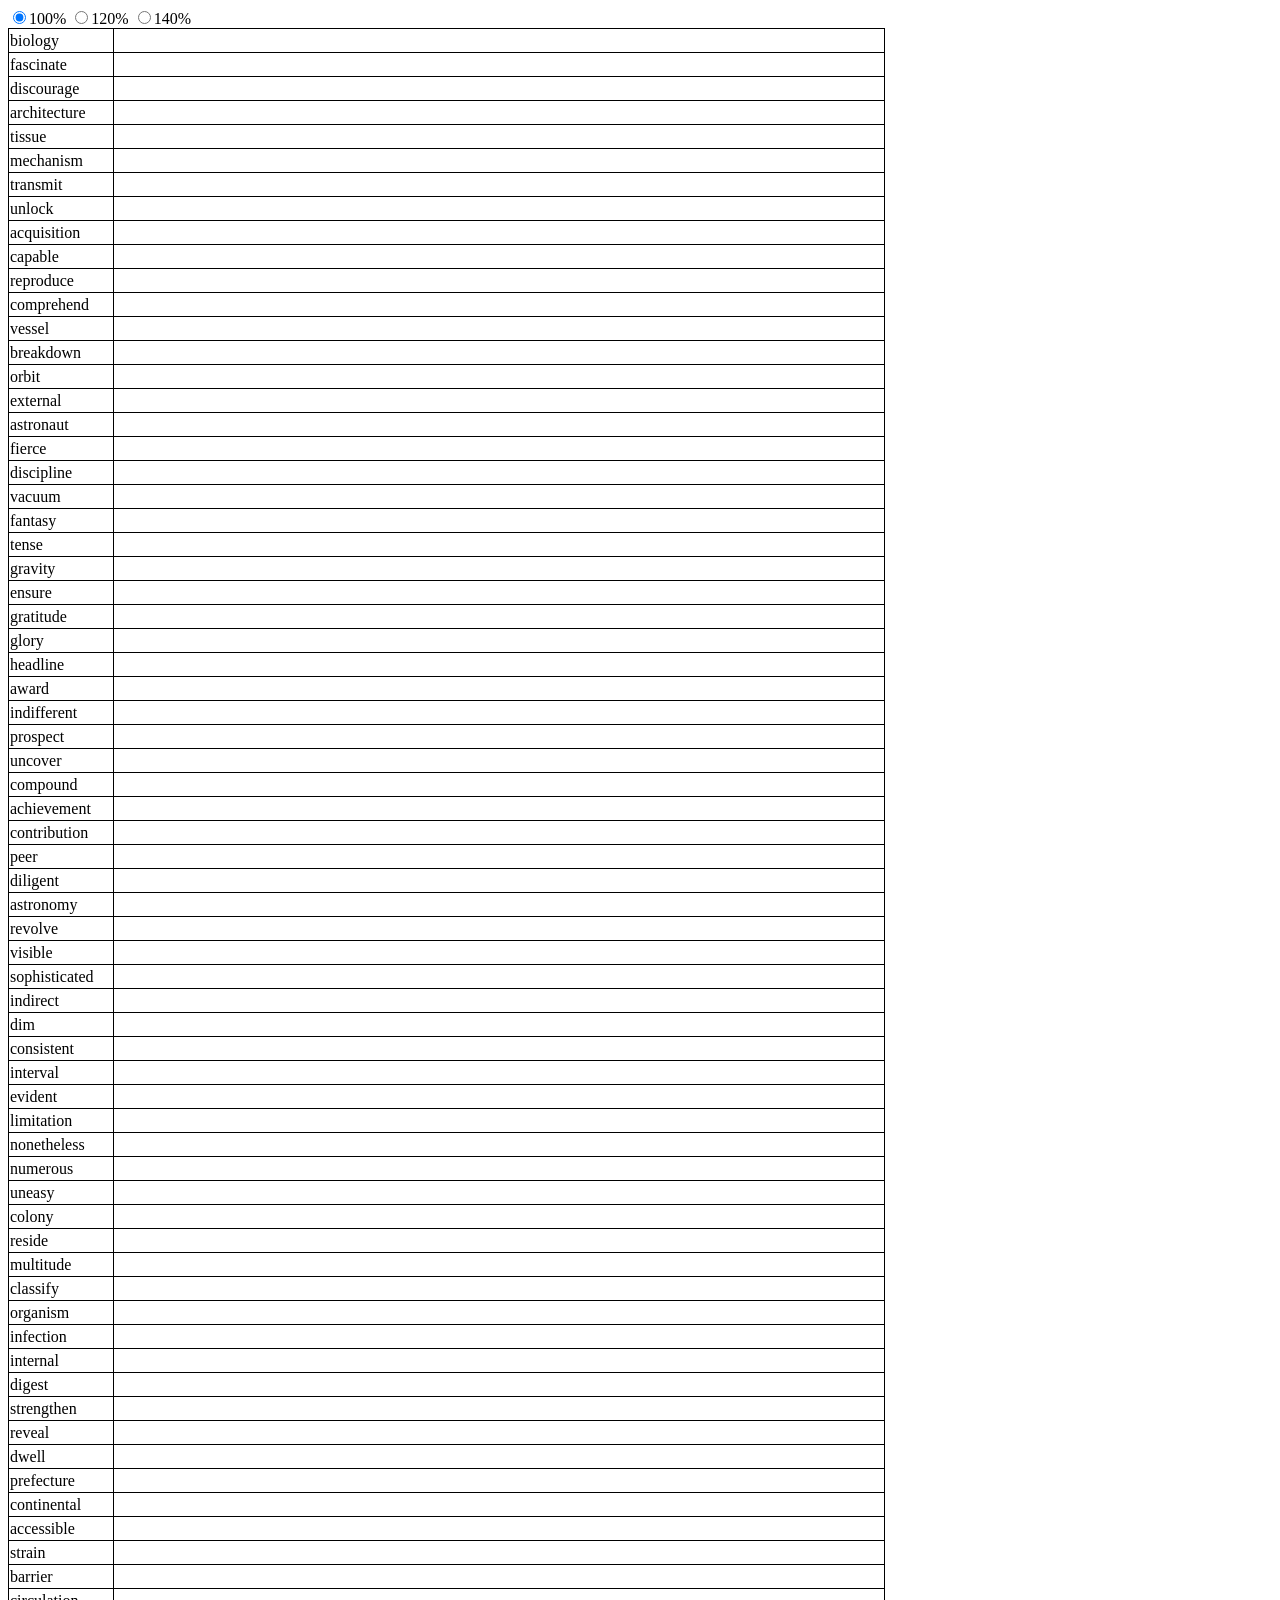
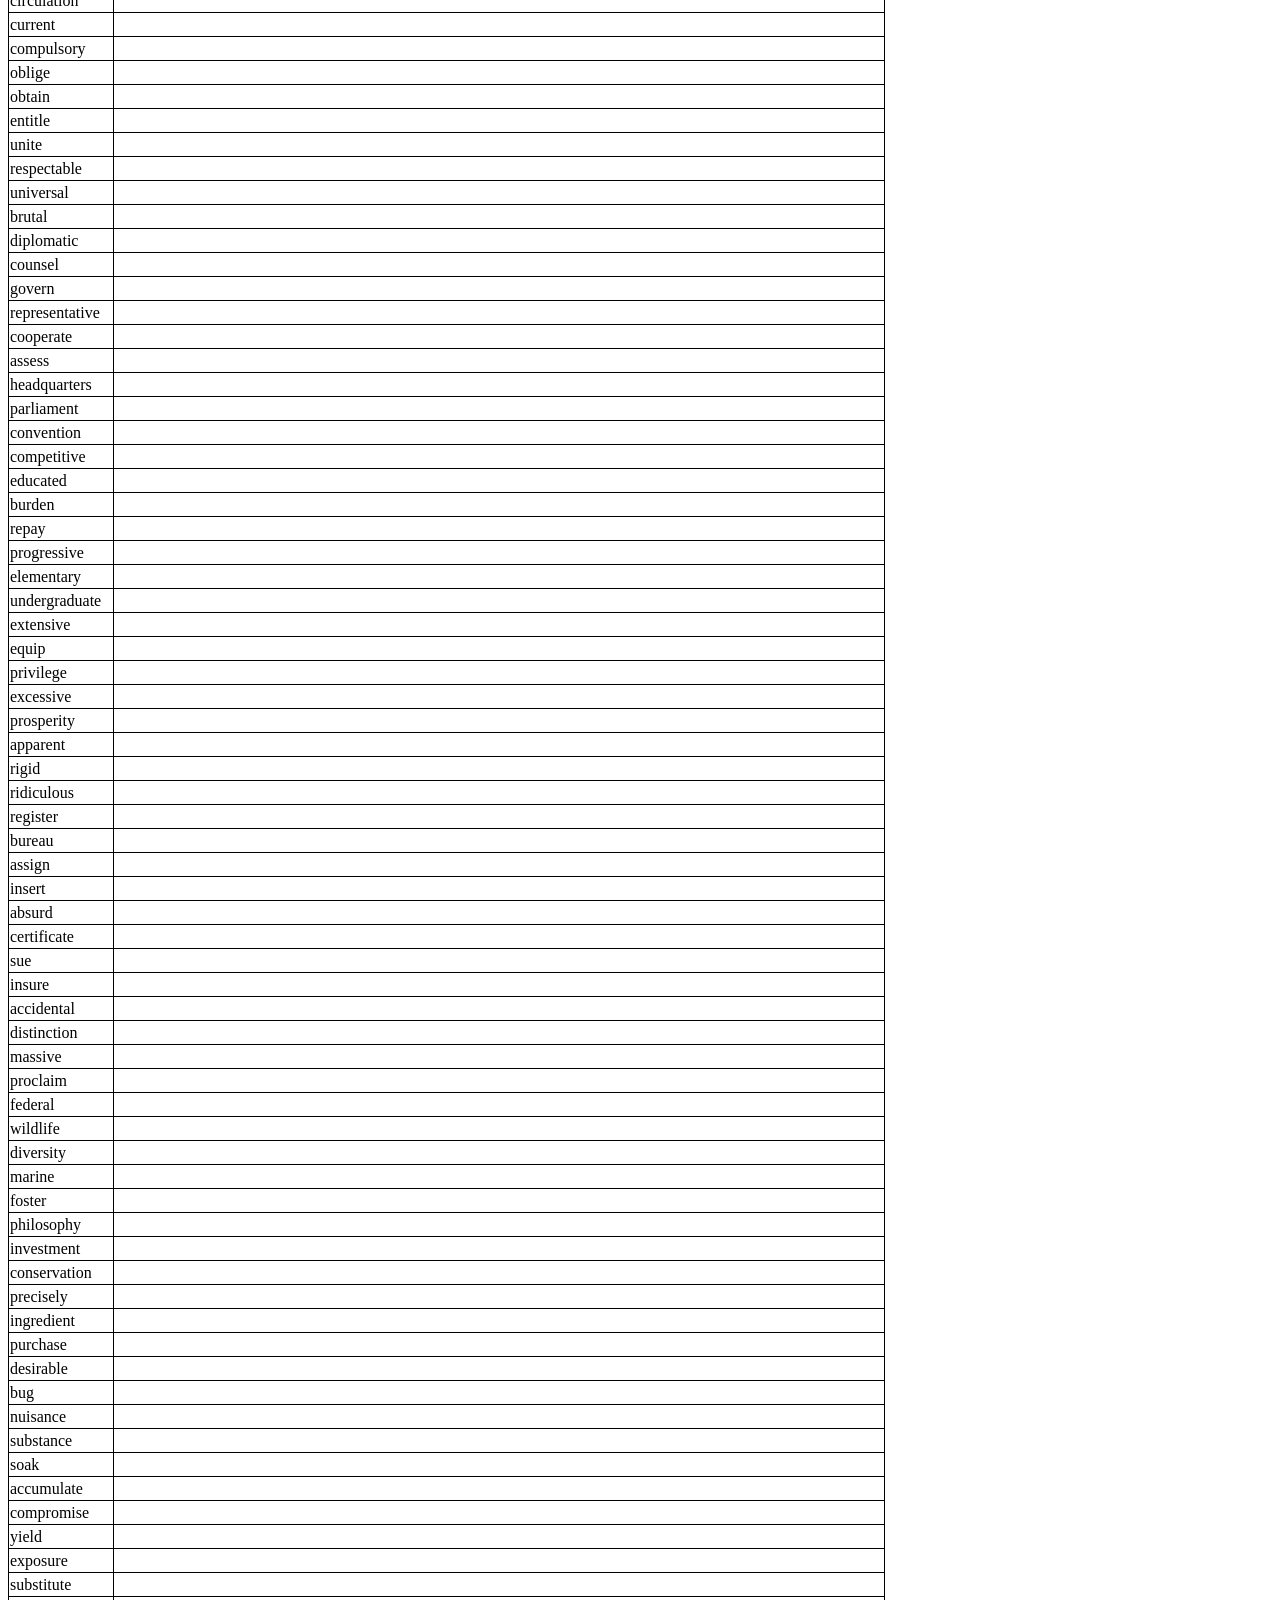
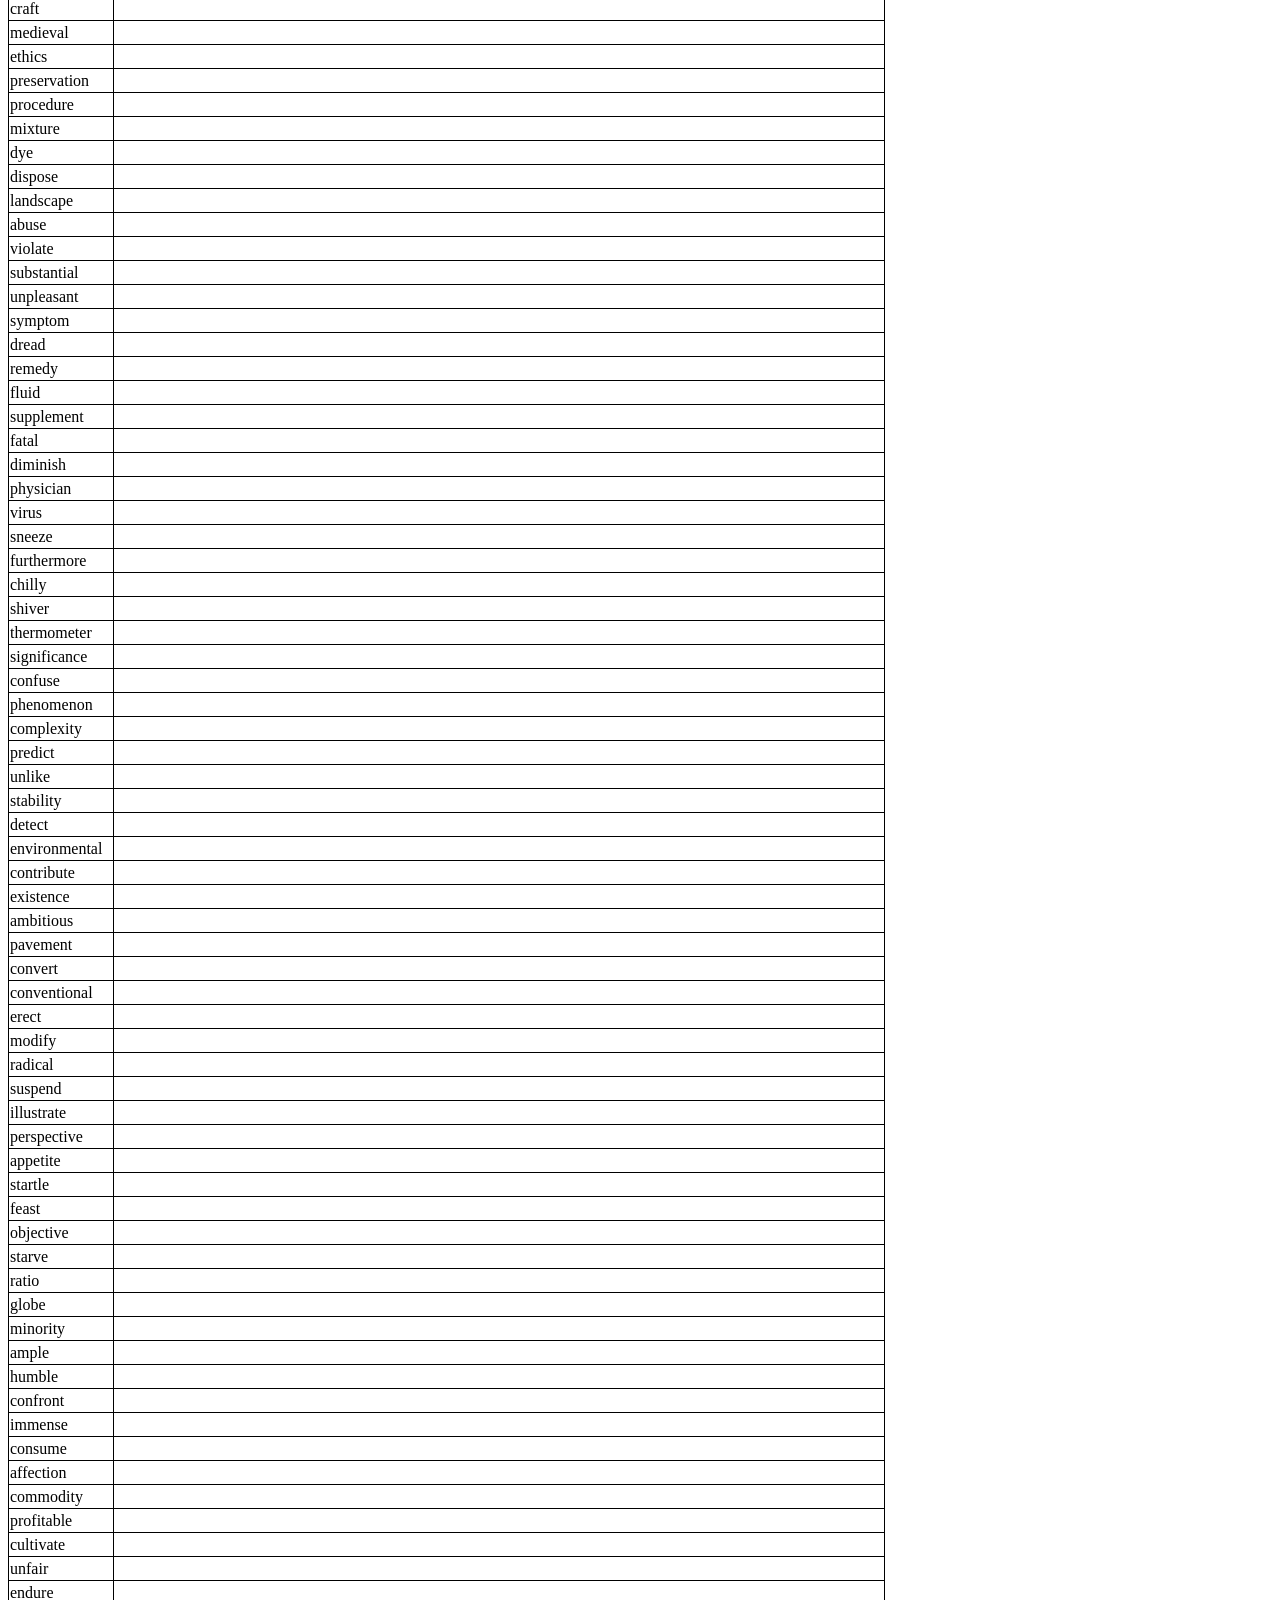
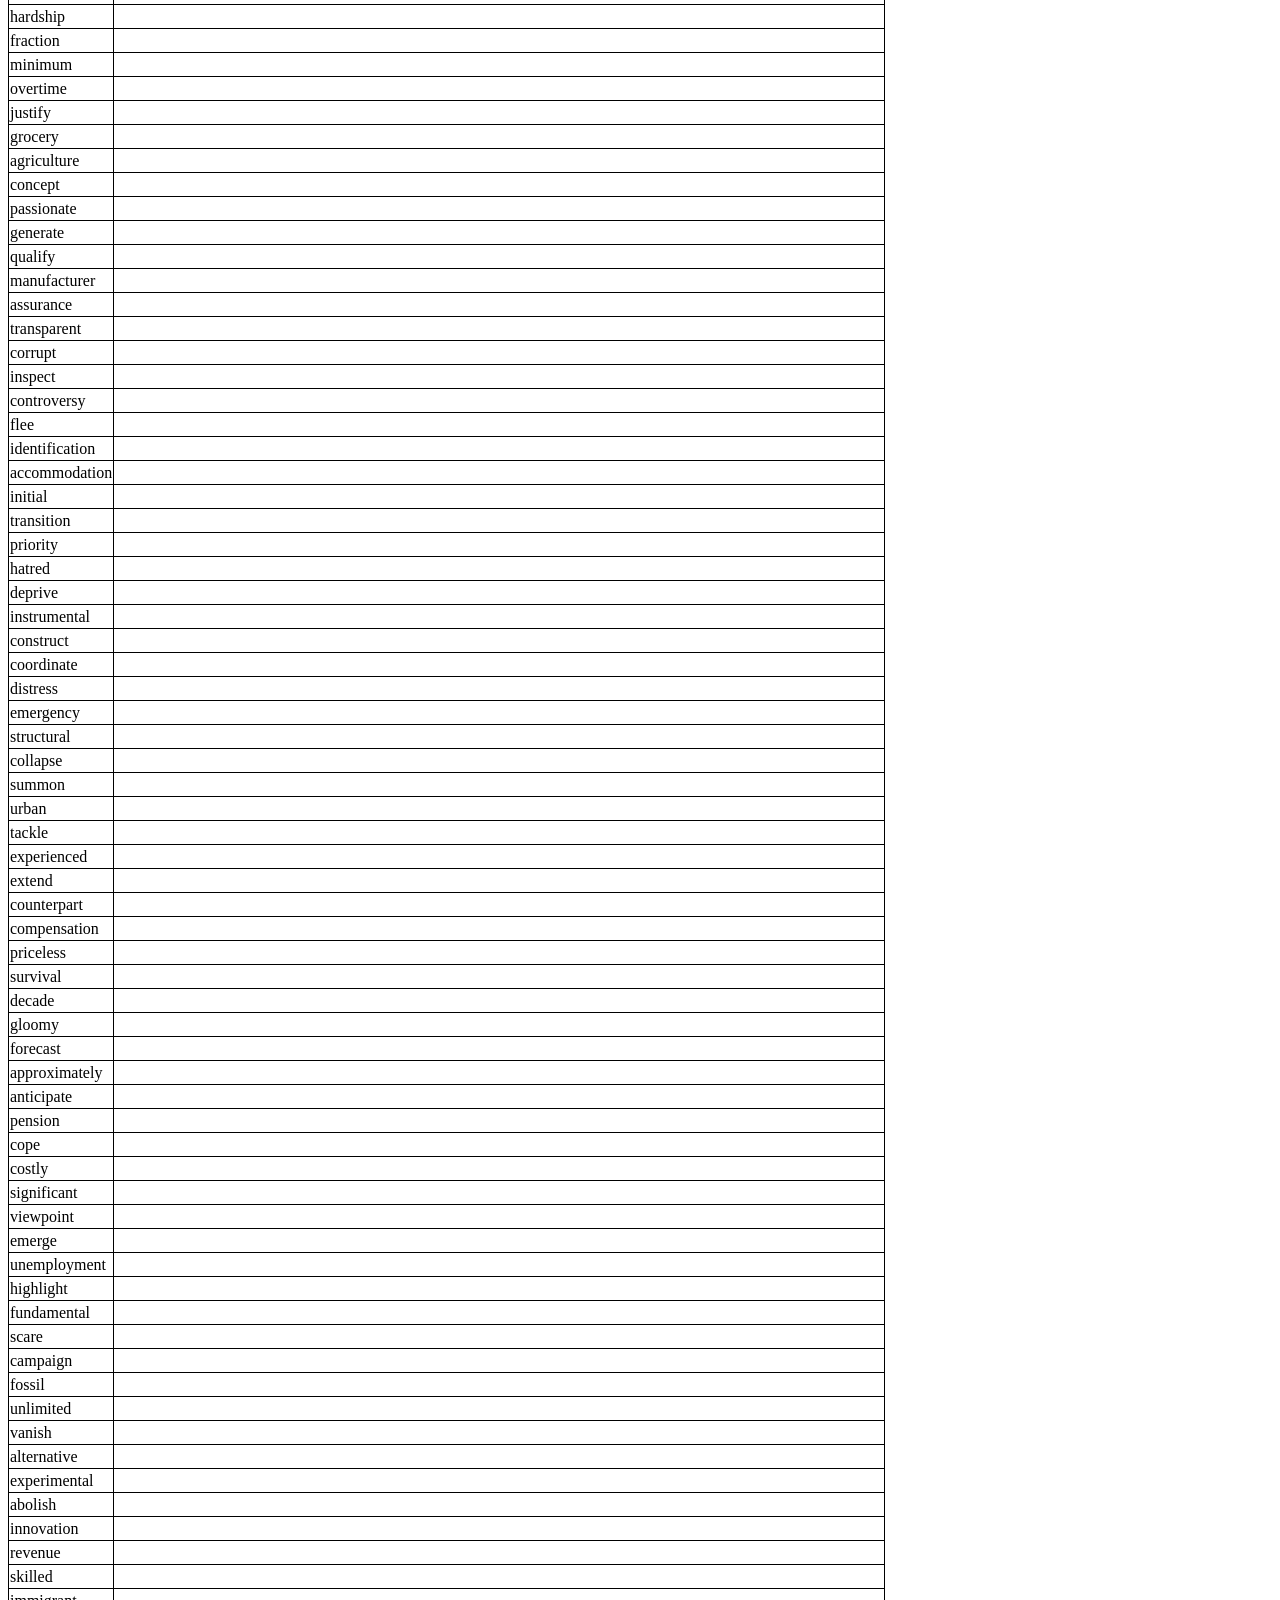
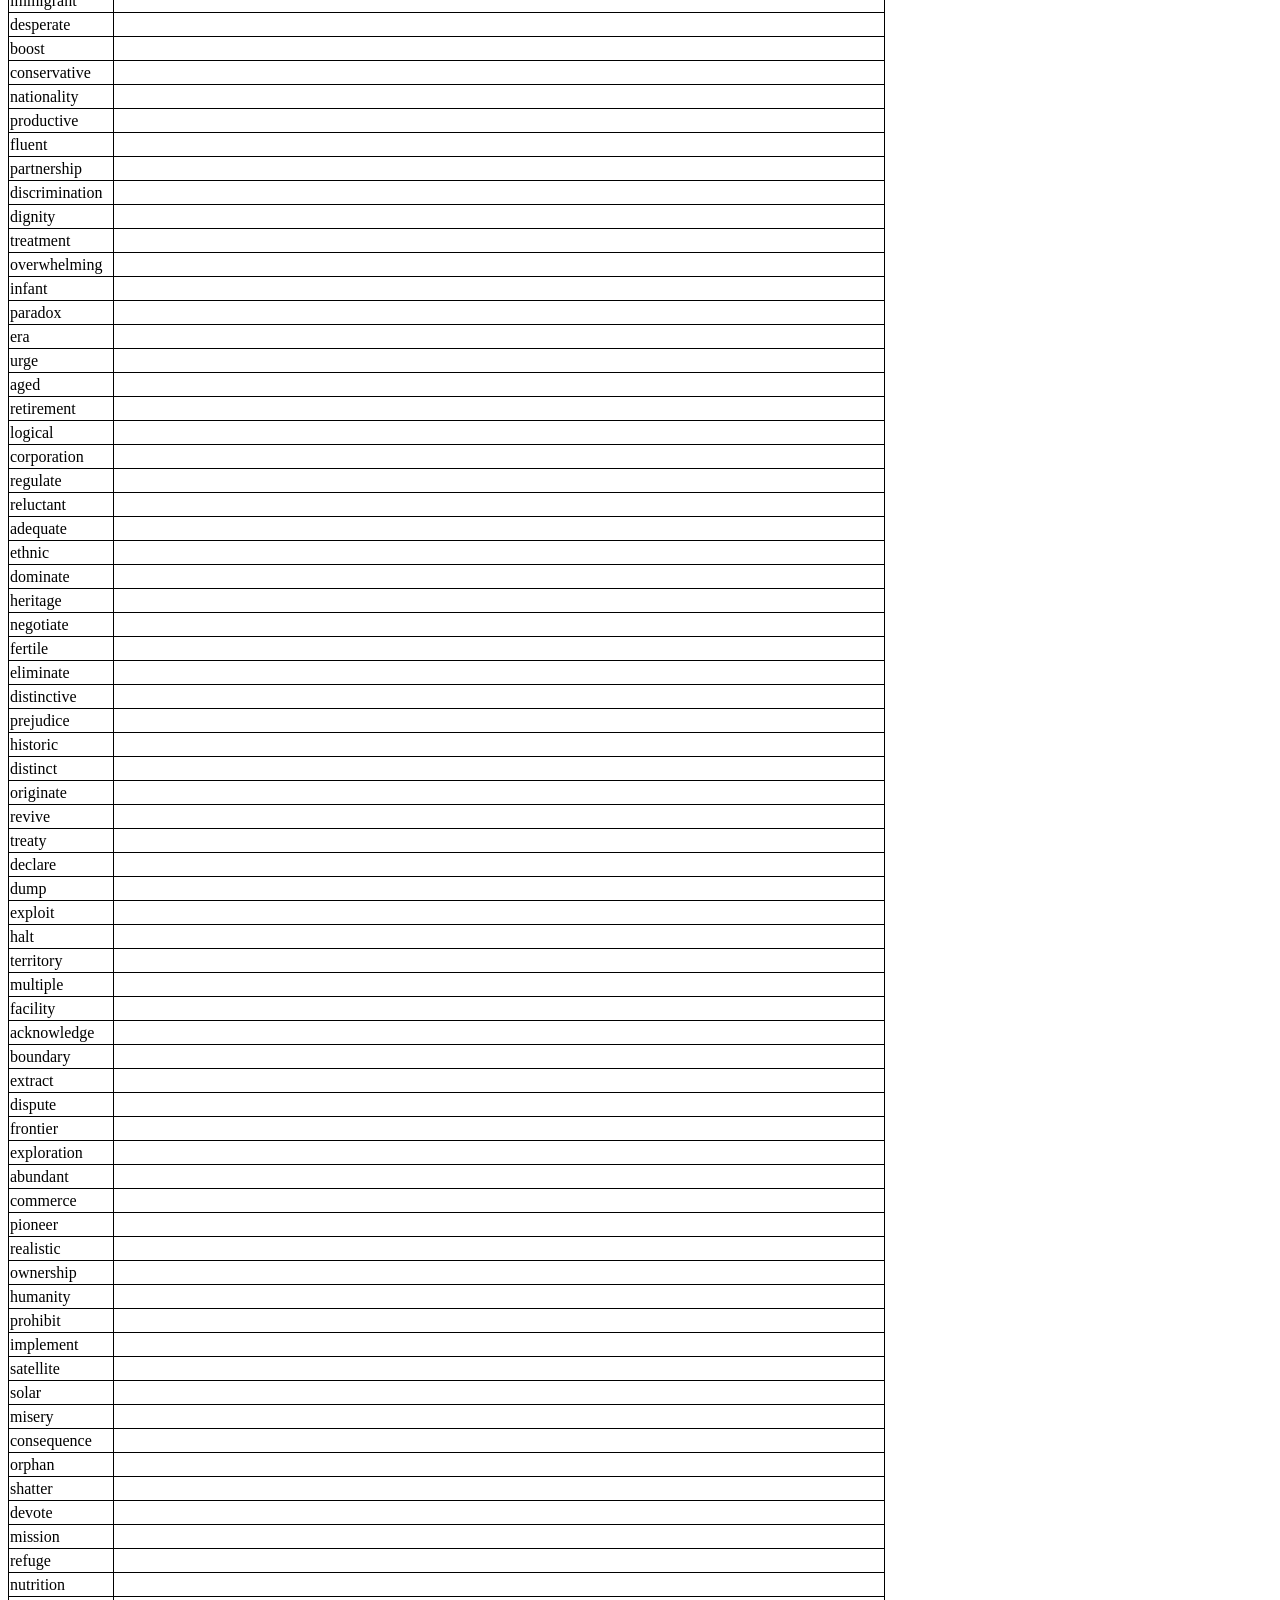
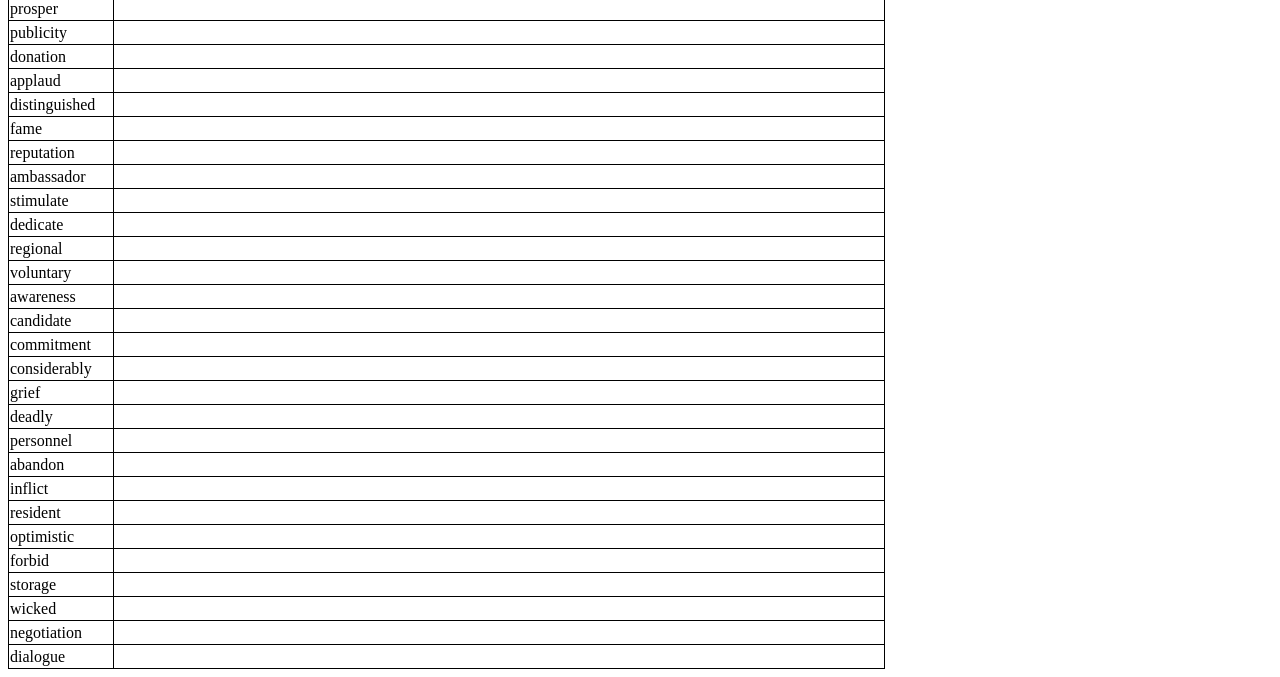
<file: english/voc-con/index.html>
<!DOCTYPE html>
<html lang="ja">
<head>
<meta charset="UTF-8">
<title>ボキャコン対策</title>
<style>
/*チェックボックスを非表示*/
input[type="checkbox"]{
display: none;
}
/*答えを白文字にして隠しておく*/
.A {
color: #FFFFFF;
}
/*チェックボックスにチェックが入った時、答えを黒文字にして表示する*/
input[type="checkbox"]:checked + .A {
color:#000000;
}
#ohp:checked ~ table {
font-size: 1em;
}
#ohtp:checked ~ table {
font-size: 1.2em;
}
#ohfp:checked ~ table {
font-size: 1.4em;
}

/*表の書式設定*/
table {
border-collapse: collapse;
}
td {
border: solid #000000 1px;
}
.ans {
width: 60dvw; /*答えの列を画面幅の60％に設定*/
}
.label {
width: 100%; /*ラベルを囲うdivをセル幅いっぱいに設定*/
}
</style>
</head>
<body>
<input type="radio" id="ohp" name="size" checked><label for="ohp">100%</label>
<input type="radio" id="ohtp" name="size"><label for="ohtp">120%</label>
<input type="radio" id="ohfp" name="size"><label for="ohfp">140%</label>
<table>
<tr><td><label for="biology"><div class="label">biology</div></label></td><td class="ans"><input type="checkbox" id="biology"><label for="biology" class="A"><div class="label">生物学</div></label></td></tr>
<tr><td><label for="fascinate"><div class="label">fascinate</div></label></td><td class="ans"><input type="checkbox" id="fascinate"><label for="fascinate" class="A"><div class="label">～を魅了する</div></label></td></tr>
<tr><td><label for="discourage"><div class="label">discourage</div></label></td><td class="ans"><input type="checkbox" id="discourage"><label for="discourage" class="A"><div class="label">～をがっかりさせーーーーーる</div></label></td></tr>
<tr><td><label for="architecture"><div class="label">architecture</div></label></td><td class="ans"><input type="checkbox" id="architecture"><label for="architecture" class="A"><div class="label">建築</div></label></td></tr>
<tr><td><label for="tissue"><div class="label">tissue</div></label></td><td class="ans"><input type="checkbox" id="tissue"><label for="tissue" class="A"><div class="label">組織</div></label></td></tr>
<tr><td><label for="mechanism"><div class="label">mechanism</div></label></td><td class="ans"><input type="checkbox" id="mechanism"><label for="mechanism" class="A"><div class="label">構造</div></label></td></tr>
<tr><td><label for="transmit"><div class="label">transmit</div></label></td><td class="ans"><input type="checkbox" id="transmit"><label for="transmit" class="A"><div class="label">～を送信する</div></label></td></tr>
<tr><td><label for="unlock"><div class="label">unlock</div></label></td><td class="ans"><input type="checkbox" id="unlock"><label for="unlock" class="A"><div class="label">～の錠を開ける</div></label></td></tr>
<tr><td><label for="acquisition"><div class="label">acquisition</div></label></td><td class="ans"><input type="checkbox" id="acquisition"><label for="acquisition" class="A"><div class="label">獲得</div></label></td></tr>
<tr><td><label for="capable"><div class="label">capable</div></label></td><td class="ans"><input type="checkbox" id="capable"><label for="capable" class="A"><div class="label">能力のある</div></label></td></tr>
<tr><td><label for="reproduce"><div class="label">reproduce</div></label></td><td class="ans"><input type="checkbox" id="reproduce"><label for="reproduce" class="A"><div class="label">～を複写する</div></label></td></tr>
<tr><td><label for="comprehend"><div class="label">comprehend</div></label></td><td class="ans"><input type="checkbox" id="comprehend"><label for="comprehend" class="A"><div class="label">～を理解する</div></label></td></tr>
<tr><td><label for="vessel"><div class="label">vessel</div></label></td><td class="ans"><input type="checkbox" id="vessel"><label for="vessel" class="A"><div class="label">船</div></label></td></tr>
<tr><td><label for="breakdown"><div class="label">breakdown</div></label></td><td class="ans"><input type="checkbox" id="breakdown"><label for="breakdown" class="A"><div class="label">崩壊</div></label></td></tr>
<tr><td><label for="orbit"><div class="label">orbit</div></label></td><td class="ans"><input type="checkbox" id="orbit"><label for="orbit" class="A"><div class="label">軌道</div></label></td></tr>
<tr><td><label for="external"><div class="label">external</div></label></td><td class="ans"><input type="checkbox" id="external"><label for="external" class="A"><div class="label">外部の</div></label></td></tr>
<tr><td><label for="astronaut"><div class="label">astronaut</div></label></td><td class="ans"><input type="checkbox" id="astronaut"><label for="astronaut" class="A"><div class="label">宇宙飛行士</div></label></td></tr>
<tr><td><label for="fierce"><div class="label">fierce</div></label></td><td class="ans"><input type="checkbox" id="fierce"><label for="fierce" class="A"><div class="label">強烈な</div></label></td></tr>
<tr><td><label for="discipline"><div class="label">discipline</div></label></td><td class="ans"><input type="checkbox" id="discipline"><label for="discipline" class="A"><div class="label">鍛錬</div></label></td></tr>
<tr><td><label for="vacuum"><div class="label">vacuum</div></label></td><td class="ans"><input type="checkbox" id="vacuum"><label for="vacuum" class="A"><div class="label">真空</div></label></td></tr>
<tr><td><label for="fantasy"><div class="label">fantasy</div></label></td><td class="ans"><input type="checkbox" id="fantasy"><label for="fantasy" class="A"><div class="label">空想</div></label></td></tr>
<tr><td><label for="tense"><div class="label">tense</div></label></td><td class="ans"><input type="checkbox" id="tense"><label for="tense" class="A"><div class="label">緊張した</div></label></td></tr>
<tr><td><label for="gravity"><div class="label">gravity</div></label></td><td class="ans"><input type="checkbox" id="gravity"><label for="gravity" class="A"><div class="label">重力</div></label></td></tr>
<tr><td><label for="ensure"><div class="label">ensure</div></label></td><td class="ans"><input type="checkbox" id="ensure"><label for="ensure" class="A"><div class="label">～を保証する</div></label></td></tr>
<tr><td><label for="gratitude"><div class="label">gratitude</div></label></td><td class="ans"><input type="checkbox" id="gratitude"><label for="gratitude" class="A"><div class="label">感謝</div></label></td></tr>
<tr><td><label for="glory"><div class="label">glory</div></label></td><td class="ans"><input type="checkbox" id="glory"><label for="glory" class="A"><div class="label">栄光</div></label></td></tr>
<tr><td><label for="headline"><div class="label">headline</div></label></td><td class="ans"><input type="checkbox" id="headline"><label for="headline" class="A"><div class="label">大見出し</div></label></td></tr>
<tr><td><label for="award"><div class="label">award</div></label></td><td class="ans"><input type="checkbox" id="award"><label for="award" class="A"><div class="label">賞</div></label></td></tr>
<tr><td><label for="indifferent"><div class="label">indifferent</div></label></td><td class="ans"><input type="checkbox" id="indifferent"><label for="indifferent" class="A"><div class="label">無関心な</div></label></td></tr>
<tr><td><label for="prospect"><div class="label">prospect</div></label></td><td class="ans"><input type="checkbox" id="prospect"><label for="prospect" class="A"><div class="label">見込み</div></label></td></tr>
<tr><td><label for="uncover"><div class="label">uncover</div></label></td><td class="ans"><input type="checkbox" id="uncover"><label for="uncover" class="A"><div class="label">～を暴露する</div></label></td></tr>
<tr><td><label for="compound"><div class="label">compound</div></label></td><td class="ans"><input type="checkbox" id="compound"><label for="compound" class="A"><div class="label">化合物</div></label></td></tr>
<tr><td><label for="achievement"><div class="label">achievement</div></label></td><td class="ans"><input type="checkbox" id="achievement"><label for="achievement" class="A"><div class="label">業績</div></label></td></tr>
<tr><td><label for="contribution"><div class="label">contribution</div></label></td><td class="ans"><input type="checkbox" id="contribution"><label for="contribution" class="A"><div class="label">寄付</div></label></td></tr>
<tr><td><label for="peer"><div class="label">peer</div></label></td><td class="ans"><input type="checkbox" id="peer"><label for="peer" class="A"><div class="label">同等の人</div></label></td></tr>
<tr><td><label for="diligent"><div class="label">diligent</div></label></td><td class="ans"><input type="checkbox" id="diligent"><label for="diligent" class="A"><div class="label">勤勉な</div></label></td></tr>
<tr><td><label for="astronomy"><div class="label">astronomy</div></label></td><td class="ans"><input type="checkbox" id="astronomy"><label for="astronomy" class="A"><div class="label">天文学</div></label></td></tr>
<tr><td><label for="revolve"><div class="label">revolve</div></label></td><td class="ans"><input type="checkbox" id="revolve"><label for="revolve" class="A"><div class="label">回転する</div></label></td></tr>
<tr><td><label for="visible"><div class="label">visible</div></label></td><td class="ans"><input type="checkbox" id="visible"><label for="visible" class="A"><div class="label">目に見える</div></label></td></tr>
<tr><td><label for="sophisticated"><div class="label">sophisticated</div></label></td><td class="ans"><input type="checkbox" id="sophisticated"><label for="sophisticated" class="A"><div class="label">洗練された</div></label></td></tr>
<tr><td><label for="indirect"><div class="label">indirect</div></label></td><td class="ans"><input type="checkbox" id="indirect"><label for="indirect" class="A"><div class="label">間接的な</div></label></td></tr>
<tr><td><label for="dim"><div class="label">dim</div></label></td><td class="ans"><input type="checkbox" id="dim"><label for="dim" class="A"><div class="label">薄暗い</div></label></td></tr>
<tr><td><label for="consistent"><div class="label">consistent</div></label></td><td class="ans"><input type="checkbox" id="consistent"><label for="consistent" class="A"><div class="label">首尾一貫した</div></label></td></tr>
<tr><td><label for="interval"><div class="label">interval</div></label></td><td class="ans"><input type="checkbox" id="interval"><label for="interval" class="A"><div class="label">間隔</div></label></td></tr>
<tr><td><label for="evident"><div class="label">evident</div></label></td><td class="ans"><input type="checkbox" id="evident"><label for="evident" class="A"><div class="label">明らかな</div></label></td></tr>
<tr><td><label for="limitation"><div class="label">limitation</div></label></td><td class="ans"><input type="checkbox" id="limitation"><label for="limitation" class="A"><div class="label">制限</div></label></td></tr>
<tr><td><label for="nonetheless"><div class="label">nonetheless</div></label></td><td class="ans"><input type="checkbox" id="nonetheless"><label for="nonetheless" class="A"><div class="label">それにもかかわらず</div></label></td></tr>
<tr><td><label for="numerous"><div class="label">numerous</div></label></td><td class="ans"><input type="checkbox" id="numerous"><label for="numerous" class="A"><div class="label">数多くの</div></label></td></tr>
<tr><td><label for="uneasy"><div class="label">uneasy</div></label></td><td class="ans"><input type="checkbox" id="uneasy"><label for="uneasy" class="A"><div class="label">不安な</div></label></td></tr>
<tr><td><label for="colony"><div class="label">colony</div></label></td><td class="ans"><input type="checkbox" id="colony"><label for="colony" class="A"><div class="label">植民地</div></label></td></tr>
<tr><td><label for="reside"><div class="label">reside</div></label></td><td class="ans"><input type="checkbox" id="reside"><label for="reside" class="A"><div class="label">住む</div></label></td></tr>
<tr><td><label for="multitude"><div class="label">multitude</div></label></td><td class="ans"><input type="checkbox" id="multitude"><label for="multitude" class="A"><div class="label">多数</div></label></td></tr>
<tr><td><label for="classify"><div class="label">classify</div></label></td><td class="ans"><input type="checkbox" id="classify"><label for="classify" class="A"><div class="label">～を分類する</div></label></td></tr>
<tr><td><label for="organism"><div class="label">organism</div></label></td><td class="ans"><input type="checkbox" id="organism"><label for="organism" class="A"><div class="label">生物</div></label></td></tr>
<tr><td><label for="infection"><div class="label">infection</div></label></td><td class="ans"><input type="checkbox" id="infection"><label for="infection" class="A"><div class="label">伝染病</div></label></td></tr>
<tr><td><label for="internal"><div class="label">internal</div></label></td><td class="ans"><input type="checkbox" id="internal"><label for="internal" class="A"><div class="label">内部の</div></label></td></tr>
<tr><td><label for="digest"><div class="label">digest</div></label></td><td class="ans"><input type="checkbox" id="digest"><label for="digest" class="A"><div class="label">～を消化する</div></label></td></tr>
<tr><td><label for="strengthen"><div class="label">strengthen</div></label></td><td class="ans"><input type="checkbox" id="strengthen"><label for="strengthen" class="A"><div class="label">～を強くする</div></label></td></tr>
<tr><td><label for="reveal"><div class="label">reveal</div></label></td><td class="ans"><input type="checkbox" id="reveal"><label for="reveal" class="A"><div class="label">～を明らかにする</div></label></td></tr>
<tr><td><label for="dwell"><div class="label">dwell</div></label></td><td class="ans"><input type="checkbox" id="dwell"><label for="dwell" class="A"><div class="label">住む</div></label></td></tr>
<tr><td><label for="prefecture"><div class="label">prefecture</div></label></td><td class="ans"><input type="checkbox" id="prefecture"><label for="prefecture" class="A"><div class="label">県</div></label></td></tr>
<tr><td><label for="continental"><div class="label">continental</div></label></td><td class="ans"><input type="checkbox" id="continental"><label for="continental" class="A"><div class="label">大陸の</div></label></td></tr>
<tr><td><label for="accessible"><div class="label">accessible</div></label></td><td class="ans"><input type="checkbox" id="accessible"><label for="accessible" class="A"><div class="label">行きやすい</div></label></td></tr>
<tr><td><label for="strain"><div class="label">strain</div></label></td><td class="ans"><input type="checkbox" id="strain"><label for="strain" class="A"><div class="label">精神的緊張</div></label></td></tr>
<tr><td><label for="barrier"><div class="label">barrier</div></label></td><td class="ans"><input type="checkbox" id="barrier"><label for="barrier" class="A"><div class="label">障壁</div></label></td></tr>
<tr><td><label for="circulation"><div class="label">circulation</div></label></td><td class="ans"><input type="checkbox" id="circulation"><label for="circulation" class="A"><div class="label">循環</div></label></td></tr>
<tr><td><label for="current"><div class="label">current</div></label></td><td class="ans"><input type="checkbox" id="current"><label for="current" class="A"><div class="label">通貨</div></label></td></tr>
<tr><td><label for="compulsory"><div class="label">compulsory</div></label></td><td class="ans"><input type="checkbox" id="compulsory"><label for="compulsory" class="A"><div class="label">義務的な</div></label></td></tr>
<tr><td><label for="oblige"><div class="label">oblige</div></label></td><td class="ans"><input type="checkbox" id="oblige"><label for="oblige" class="A"><div class="label">～に義務づける</div></label></td></tr>
<tr><td><label for="obtain"><div class="label">obtain</div></label></td><td class="ans"><input type="checkbox" id="obtain"><label for="obtain" class="A"><div class="label">～を獲得する</div></label></td></tr>
<tr><td><label for="entitle"><div class="label">entitle</div></label></td><td class="ans"><input type="checkbox" id="entitle"><label for="entitle" class="A"><div class="label">～に資格を与える</div></label></td></tr>
<tr><td><label for="unite"><div class="label">unite</div></label></td><td class="ans"><input type="checkbox" id="unite"><label for="unite" class="A"><div class="label">団結する</div></label></td></tr>
<tr><td><label for="respectable"><div class="label">respectable</div></label></td><td class="ans"><input type="checkbox" id="respectable"><label for="respectable" class="A"><div class="label">ちゃんとした</div></label></td></tr>
<tr><td><label for="universal"><div class="label">universal</div></label></td><td class="ans"><input type="checkbox" id="universal"><label for="universal" class="A"><div class="label">普遍的な</div></label></td></tr>
<tr><td><label for="brutal"><div class="label">brutal</div></label></td><td class="ans"><input type="checkbox" id="brutal"><label for="brutal" class="A"><div class="label">残忍な</div></label></td></tr>
<tr><td><label for="diplomatic"><div class="label">diplomatic</div></label></td><td class="ans"><input type="checkbox" id="diplomatic"><label for="diplomatic" class="A"><div class="label">外交の</div></label></td></tr>
<tr><td><label for="counsel"><div class="label">counsel</div></label></td><td class="ans"><input type="checkbox" id="counsel"><label for="counsel" class="A"><div class="label">助言</div></label></td></tr>
<tr><td><label for="govern"><div class="label">govern</div></label></td><td class="ans"><input type="checkbox" id="govern"><label for="govern" class="A"><div class="label">～を統治する</div></label></td></tr>
<tr><td><label for="representative"><div class="label">representative</div></label></td><td class="ans"><input type="checkbox" id="representative"><label for="representative" class="A"><div class="label">代表者</div></label></td></tr>
<tr><td><label for="cooperate"><div class="label">cooperate</div></label></td><td class="ans"><input type="checkbox" id="cooperate"><label for="cooperate" class="A"><div class="label">協力する</div></label></td></tr>
<tr><td><label for="assess"><div class="label">assess</div></label></td><td class="ans"><input type="checkbox" id="assess"><label for="assess" class="A"><div class="label">～を評価する</div></label></td></tr>
<tr><td><label for="headquarters"><div class="label">headquarters</div></label></td><td class="ans"><input type="checkbox" id="headquarters"><label for="headquarters" class="A"><div class="label">本部</div></label></td></tr>
<tr><td><label for="parliament"><div class="label">parliament</div></label></td><td class="ans"><input type="checkbox" id="parliament"><label for="parliament" class="A"><div class="label">国会</div></label></td></tr>
<tr><td><label for="convention"><div class="label">convention</div></label></td><td class="ans"><input type="checkbox" id="convention"><label for="convention" class="A"><div class="label">慣習</div></label></td></tr>
<tr><td><label for="competitive"><div class="label">competitive</div></label></td><td class="ans"><input type="checkbox" id="competitive"><label for="competitive" class="A"><div class="label">競争の</div></label></td></tr>
<tr><td><label for="educated"><div class="label">educated</div></label></td><td class="ans"><input type="checkbox" id="educated"><label for="educated" class="A"><div class="label">教養のある</div></label></td></tr>
<tr><td><label for="burden"><div class="label">burden</div></label></td><td class="ans"><input type="checkbox" id="burden"><label for="burden" class="A"><div class="label">負担</div></label></td></tr>
<tr><td><label for="repay"><div class="label">repay</div></label></td><td class="ans"><input type="checkbox" id="repay"><label for="repay" class="A"><div class="label">～を返済する</div></label></td></tr>
<tr><td><label for="progressive"><div class="label">progressive</div></label></td><td class="ans"><input type="checkbox" id="progressive"><label for="progressive" class="A"><div class="label">進歩的な</div></label></td></tr>
<tr><td><label for="elementary"><div class="label">elementary</div></label></td><td class="ans"><input type="checkbox" id="elementary"><label for="elementary" class="A"><div class="label">小学校の</div></label></td></tr>
<tr><td><label for="undergraduate"><div class="label">undergraduate</div></label></td><td class="ans"><input type="checkbox" id="undergraduate"><label for="undergraduate" class="A"><div class="label">学部生</div></label></td></tr>
<tr><td><label for="extensive"><div class="label">extensive</div></label></td><td class="ans"><input type="checkbox" id="extensive"><label for="extensive" class="A"><div class="label">広範な</div></label></td></tr>
<tr><td><label for="equip"><div class="label">equip</div></label></td><td class="ans"><input type="checkbox" id="equip"><label for="equip" class="A"><div class="label">～に備え付ける</div></label></td></tr>
<tr><td><label for="privilege"><div class="label">privilege</div></label></td><td class="ans"><input type="checkbox" id="privilege"><label for="privilege" class="A"><div class="label">特権</div></label></td></tr>
<tr><td><label for="excessive"><div class="label">excessive</div></label></td><td class="ans"><input type="checkbox" id="excessive"><label for="excessive" class="A"><div class="label">過剰な</div></label></td></tr>
<tr><td><label for="prosperity"><div class="label">prosperity</div></label></td><td class="ans"><input type="checkbox" id="prosperity"><label for="prosperity" class="A"><div class="label">繁栄</div></label></td></tr>
<tr><td><label for="apparent"><div class="label">apparent</div></label></td><td class="ans"><input type="checkbox" id="apparent"><label for="apparent" class="A"><div class="label">明白な</div></label></td></tr>
<tr><td><label for="rigid"><div class="label">rigid</div></label></td><td class="ans"><input type="checkbox" id="rigid"><label for="rigid" class="A"><div class="label">厳格な</div></label></td></tr>
<tr><td><label for="ridiculous"><div class="label">ridiculous</div></label></td><td class="ans"><input type="checkbox" id="ridiculous"><label for="ridiculous" class="A"><div class="label">ばかげた</div></label></td></tr>
<tr><td><label for="register"><div class="label">register</div></label></td><td class="ans"><input type="checkbox" id="register"><label for="register" class="A"><div class="label">～を登録する</div></label></td></tr>
<tr><td><label for="bureau"><div class="label">bureau</div></label></td><td class="ans"><input type="checkbox" id="bureau"><label for="bureau" class="A"><div class="label">局</div></label></td></tr>
<tr><td><label for="assign"><div class="label">assign</div></label></td><td class="ans"><input type="checkbox" id="assign"><label for="assign" class="A"><div class="label">～を任命する</div></label></td></tr>
<tr><td><label for="insert"><div class="label">insert</div></label></td><td class="ans"><input type="checkbox" id="insert"><label for="insert" class="A"><div class="label">～を差し込む</div></label></td></tr>
<tr><td><label for="absurd"><div class="label">absurd</div></label></td><td class="ans"><input type="checkbox" id="absurd"><label for="absurd" class="A"><div class="label">ばかげた</div></label></td></tr>
<tr><td><label for="certificate"><div class="label">certificate</div></label></td><td class="ans"><input type="checkbox" id="certificate"><label for="certificate" class="A"><div class="label">証明書</div></label></td></tr>
<tr><td><label for="sue"><div class="label">sue</div></label></td><td class="ans"><input type="checkbox" id="sue"><label for="sue" class="A"><div class="label">～を訴える</div></label></td></tr>
<tr><td><label for="insure"><div class="label">insure</div></label></td><td class="ans"><input type="checkbox" id="insure"><label for="insure" class="A"><div class="label">～に保険を掛ける</div></label></td></tr>
<tr><td><label for="accidental"><div class="label">accidental</div></label></td><td class="ans"><input type="checkbox" id="accidental"><label for="accidental" class="A"><div class="label">偶然の</div></label></td></tr>
<tr><td><label for="distinction"><div class="label">distinction</div></label></td><td class="ans"><input type="checkbox" id="distinction"><label for="distinction" class="A"><div class="label">区別</div></label></td></tr>
<tr><td><label for="massive"><div class="label">massive</div></label></td><td class="ans"><input type="checkbox" id="massive"><label for="massive" class="A"><div class="label">大きくて重い</div></label></td></tr>
<tr><td><label for="proclaim"><div class="label">proclaim</div></label></td><td class="ans"><input type="checkbox" id="proclaim"><label for="proclaim" class="A"><div class="label">～を宣言する</div></label></td></tr>
<tr><td><label for="federal"><div class="label">federal</div></label></td><td class="ans"><input type="checkbox" id="federal"><label for="federal" class="A"><div class="label">連邦の</div></label></td></tr>
<tr><td><label for="wildlife"><div class="label">wildlife</div></label></td><td class="ans"><input type="checkbox" id="wildlife"><label for="wildlife" class="A"><div class="label">野生動物</div></label></td></tr>
<tr><td><label for="diversity"><div class="label">diversity</div></label></td><td class="ans"><input type="checkbox" id="diversity"><label for="diversity" class="A"><div class="label">多様性</div></label></td></tr>
<tr><td><label for="marine"><div class="label">marine</div></label></td><td class="ans"><input type="checkbox" id="marine"><label for="marine" class="A"><div class="label">海洋の</div></label></td></tr>
<tr><td><label for="foster"><div class="label">foster</div></label></td><td class="ans"><input type="checkbox" id="foster"><label for="foster" class="A"><div class="label">～を促進する</div></label></td></tr>
<tr><td><label for="philosophy"><div class="label">philosophy</div></label></td><td class="ans"><input type="checkbox" id="philosophy"><label for="philosophy" class="A"><div class="label">哲学</div></label></td></tr>
<tr><td><label for="investment"><div class="label">investment</div></label></td><td class="ans"><input type="checkbox" id="investment"><label for="investment" class="A"><div class="label">投資</div></label></td></tr>
<tr><td><label for="conservation"><div class="label">conservation</div></label></td><td class="ans"><input type="checkbox" id="conservation"><label for="conservation" class="A"><div class="label">保護</div></label></td></tr>
<tr><td><label for="precisely"><div class="label">precisely</div></label></td><td class="ans"><input type="checkbox" id="precisely"><label for="precisely" class="A"><div class="label">正確に</div></label></td></tr>
<tr><td><label for="ingredient"><div class="label">ingredient</div></label></td><td class="ans"><input type="checkbox" id="ingredient"><label for="ingredient" class="A"><div class="label">材料</div></label></td></tr>
<tr><td><label for="purchase"><div class="label">purchase</div></label></td><td class="ans"><input type="checkbox" id="purchase"><label for="purchase" class="A"><div class="label">～を購入する</div></label></td></tr>
<tr><td><label for="desirable"><div class="label">desirable</div></label></td><td class="ans"><input type="checkbox" id="desirable"><label for="desirable" class="A"><div class="label">望ましい</div></label></td></tr>
<tr><td><label for="bug"><div class="label">bug</div></label></td><td class="ans"><input type="checkbox" id="bug"><label for="bug" class="A"><div class="label">虫</div></label></td></tr>
<tr><td><label for="nuisance"><div class="label">nuisance</div></label></td><td class="ans"><input type="checkbox" id="nuisance"><label for="nuisance" class="A"><div class="label">迷惑</div></label></td></tr>
<tr><td><label for="substance"><div class="label">substance</div></label></td><td class="ans"><input type="checkbox" id="substance"><label for="substance" class="A"><div class="label">物質</div></label></td></tr>
<tr><td><label for="soak"><div class="label">soak</div></label></td><td class="ans"><input type="checkbox" id="soak"><label for="soak" class="A"><div class="label">～を浸す</div></label></td></tr>
<tr><td><label for="accumulate"><div class="label">accumulate</div></label></td><td class="ans"><input type="checkbox" id="accumulate"><label for="accumulate" class="A"><div class="label">～を蓄積する</div></label></td></tr>
<tr><td><label for="compromise"><div class="label">compromise</div></label></td><td class="ans"><input type="checkbox" id="compromise"><label for="compromise" class="A"><div class="label">妥協する</div></label></td></tr>
<tr><td><label for="yield"><div class="label">yield</div></label></td><td class="ans"><input type="checkbox" id="yield"><label for="yield" class="A"><div class="label">～を生じさせる</div></label></td></tr>
<tr><td><label for="exposure"><div class="label">exposure</div></label></td><td class="ans"><input type="checkbox" id="exposure"><label for="exposure" class="A"><div class="label">身をさらすこと</div></label></td></tr>
<tr><td><label for="substitute"><div class="label">substitute</div></label></td><td class="ans"><input type="checkbox" id="substitute"><label for="substitute" class="A"><div class="label">代用品</div></label></td></tr>
<tr><td><label for="craft"><div class="label">craft</div></label></td><td class="ans"><input type="checkbox" id="craft"><label for="craft" class="A"><div class="label">手工業</div></label></td></tr>
<tr><td><label for="medieval"><div class="label">medieval</div></label></td><td class="ans"><input type="checkbox" id="medieval"><label for="medieval" class="A"><div class="label">中世の</div></label></td></tr>
<tr><td><label for="ethics"><div class="label">ethics</div></label></td><td class="ans"><input type="checkbox" id="ethics"><label for="ethics" class="A"><div class="label">倫理</div></label></td></tr>
<tr><td><label for="preservation"><div class="label">preservation</div></label></td><td class="ans"><input type="checkbox" id="preservation"><label for="preservation" class="A"><div class="label">保存</div></label></td></tr>
<tr><td><label for="procedure"><div class="label">procedure</div></label></td><td class="ans"><input type="checkbox" id="procedure"><label for="procedure" class="A"><div class="label">手順</div></label></td></tr>
<tr><td><label for="mixture"><div class="label">mixture</div></label></td><td class="ans"><input type="checkbox" id="mixture"><label for="mixture" class="A"><div class="label">組み合わせ</div></label></td></tr>
<tr><td><label for="dye"><div class="label">dye</div></label></td><td class="ans"><input type="checkbox" id="dye"><label for="dye" class="A"><div class="label">～を染める</div></label></td></tr>
<tr><td><label for="dispose"><div class="label">dispose</div></label></td><td class="ans"><input type="checkbox" id="dispose"><label for="dispose" class="A"><div class="label">処理する</div></label></td></tr>
<tr><td><label for="landscape"><div class="label">landscape</div></label></td><td class="ans"><input type="checkbox" id="landscape"><label for="landscape" class="A"><div class="label">風景</div></label></td></tr>
<tr><td><label for="abuse"><div class="label">abuse</div></label></td><td class="ans"><input type="checkbox" id="abuse"><label for="abuse" class="A"><div class="label">～を虐待する</div></label></td></tr>
<tr><td><label for="violate"><div class="label">violate</div></label></td><td class="ans"><input type="checkbox" id="violate"><label for="violate" class="A"><div class="label">～に違反する</div></label></td></tr>
<tr><td><label for="substantial"><div class="label">substantial</div></label></td><td class="ans"><input type="checkbox" id="substantial"><label for="substantial" class="A"><div class="label">かなりの</div></label></td></tr>
<tr><td><label for="unpleasant"><div class="label">unpleasant</div></label></td><td class="ans"><input type="checkbox" id="unpleasant"><label for="unpleasant" class="A"><div class="label">不愉快な</div></label></td></tr>
<tr><td><label for="symptom"><div class="label">symptom</div></label></td><td class="ans"><input type="checkbox" id="symptom"><label for="symptom" class="A"><div class="label">症状</div></label></td></tr>
<tr><td><label for="dread"><div class="label">dread</div></label></td><td class="ans"><input type="checkbox" id="dread"><label for="dread" class="A"><div class="label">～を恐れる</div></label></td></tr>
<tr><td><label for="remedy"><div class="label">remedy</div></label></td><td class="ans"><input type="checkbox" id="remedy"><label for="remedy" class="A"><div class="label">改善方法</div></label></td></tr>
<tr><td><label for="fluid"><div class="label">fluid</div></label></td><td class="ans"><input type="checkbox" id="fluid"><label for="fluid" class="A"><div class="label">流体</div></label></td></tr>
<tr><td><label for="supplement"><div class="label">supplement</div></label></td><td class="ans"><input type="checkbox" id="supplement"><label for="supplement" class="A"><div class="label">補足</div></label></td></tr>
<tr><td><label for="fatal"><div class="label">fatal</div></label></td><td class="ans"><input type="checkbox" id="fatal"><label for="fatal" class="A"><div class="label">致命的な</div></label></td></tr>
<tr><td><label for="diminish"><div class="label">diminish</div></label></td><td class="ans"><input type="checkbox" id="diminish"><label for="diminish" class="A"><div class="label">～を減らす</div></label></td></tr>
<tr><td><label for="physician"><div class="label">physician</div></label></td><td class="ans"><input type="checkbox" id="physician"><label for="physician" class="A"><div class="label">医者</div></label></td></tr>
<tr><td><label for="virus"><div class="label">virus</div></label></td><td class="ans"><input type="checkbox" id="virus"><label for="virus" class="A"><div class="label">ウイルス</div></label></td></tr>
<tr><td><label for="sneeze"><div class="label">sneeze</div></label></td><td class="ans"><input type="checkbox" id="sneeze"><label for="sneeze" class="A"><div class="label">くしゃみをする</div></label></td></tr>
<tr><td><label for="furthermore"><div class="label">furthermore</div></label></td><td class="ans"><input type="checkbox" id="furthermore"><label for="furthermore" class="A"><div class="label">さらに</div></label></td></tr>
<tr><td><label for="chilly"><div class="label">chilly</div></label></td><td class="ans"><input type="checkbox" id="chilly"><label for="chilly" class="A"><div class="label">ひんやりとした</div></label></td></tr>
<tr><td><label for="shiver"><div class="label">shiver</div></label></td><td class="ans"><input type="checkbox" id="shiver"><label for="shiver" class="A"><div class="label">震える</div></label></td></tr>
<tr><td><label for="thermometer"><div class="label">thermometer</div></label></td><td class="ans"><input type="checkbox" id="thermometer"><label for="thermometer" class="A"><div class="label">温度計</div></label></td></tr>
<tr><td><label for="significance"><div class="label">significance</div></label></td><td class="ans"><input type="checkbox" id="significance"><label for="significance" class="A"><div class="label">重大さ</div></label></td></tr>
<tr><td><label for="confuse"><div class="label">confuse</div></label></td><td class="ans"><input type="checkbox" id="confuse"><label for="confuse" class="A"><div class="label">～を困惑させる</div></label></td></tr>
<tr><td><label for="phenomenon"><div class="label">phenomenon</div></label></td><td class="ans"><input type="checkbox" id="phenomenon"><label for="phenomenon" class="A"><div class="label">現象</div></label></td></tr>
<tr><td><label for="complexity"><div class="label">complexity</div></label></td><td class="ans"><input type="checkbox" id="complexity"><label for="complexity" class="A"><div class="label">複雑さ</div></label></td></tr>
<tr><td><label for="predict"><div class="label">predict</div></label></td><td class="ans"><input type="checkbox" id="predict"><label for="predict" class="A"><div class="label">～を予言する</div></label></td></tr>
<tr><td><label for="unlike"><div class="label">unlike</div></label></td><td class="ans"><input type="checkbox" id="unlike"><label for="unlike" class="A"><div class="label">似ていない</div></label></td></tr>
<tr><td><label for="stability"><div class="label">stability</div></label></td><td class="ans"><input type="checkbox" id="stability"><label for="stability" class="A"><div class="label">安定</div></label></td></tr>
<tr><td><label for="detect"><div class="label">detect</div></label></td><td class="ans"><input type="checkbox" id="detect"><label for="detect" class="A"><div class="label">～を発見する</div></label></td></tr>
<tr><td><label for="environmental"><div class="label">environmental</div></label></td><td class="ans"><input type="checkbox" id="environmental"><label for="environmental" class="A"><div class="label">環境の</div></label></td></tr>
<tr><td><label for="contribute"><div class="label">contribute</div></label></td><td class="ans"><input type="checkbox" id="contribute"><label for="contribute" class="A"><div class="label">～を寄付する</div></label></td></tr>
<tr><td><label for="existence"><div class="label">existence</div></label></td><td class="ans"><input type="checkbox" id="existence"><label for="existence" class="A"><div class="label">存在</div></label></td></tr>
<tr><td><label for="ambitious"><div class="label">ambitious</div></label></td><td class="ans"><input type="checkbox" id="ambitious"><label for="ambitious" class="A"><div class="label">野心のある</div></label></td></tr>
<tr><td><label for="pavement"><div class="label">pavement</div></label></td><td class="ans"><input type="checkbox" id="pavement"><label for="pavement" class="A"><div class="label">舗装</div></label></td></tr>
<tr><td><label for="convert"><div class="label">convert</div></label></td><td class="ans"><input type="checkbox" id="convert"><label for="convert" class="A"><div class="label">～を変える</div></label></td></tr>
<tr><td><label for="conventional"><div class="label">conventional</div></label></td><td class="ans"><input type="checkbox" id="conventional"><label for="conventional" class="A"><div class="label">型にはまった</div></label></td></tr>
<tr><td><label for="erect"><div class="label">erect</div></label></td><td class="ans"><input type="checkbox" id="erect"><label for="erect" class="A"><div class="label">～を建てる</div></label></td></tr>
<tr><td><label for="modify"><div class="label">modify</div></label></td><td class="ans"><input type="checkbox" id="modify"><label for="modify" class="A"><div class="label">～を修正する</div></label></td></tr>
<tr><td><label for="radical"><div class="label">radical</div></label></td><td class="ans"><input type="checkbox" id="radical"><label for="radical" class="A"><div class="label">徹底的な</div></label></td></tr>
<tr><td><label for="suspend"><div class="label">suspend</div></label></td><td class="ans"><input type="checkbox" id="suspend"><label for="suspend" class="A"><div class="label">～を一時停止する</div></label></td></tr>
<tr><td><label for="illustrate"><div class="label">illustrate</div></label></td><td class="ans"><input type="checkbox" id="illustrate"><label for="illustrate" class="A"><div class="label">～を説明する</div></label></td></tr>
<tr><td><label for="perspective"><div class="label">perspective</div></label></td><td class="ans"><input type="checkbox" id="perspective"><label for="perspective" class="A"><div class="label">観点</div></label></td></tr>
<tr><td><label for="appetite"><div class="label">appetite</div></label></td><td class="ans"><input type="checkbox" id="appetite"><label for="appetite" class="A"><div class="label">食欲</div></label></td></tr>
<tr><td><label for="startle"><div class="label">startle</div></label></td><td class="ans"><input type="checkbox" id="startle"><label for="startle" class="A"><div class="label">～をびっくりさせる</div></label></td></tr>
<tr><td><label for="feast"><div class="label">feast</div></label></td><td class="ans"><input type="checkbox" id="feast"><label for="feast" class="A"><div class="label">祝宴</div></label></td></tr>
<tr><td><label for="objective"><div class="label">objective</div></label></td><td class="ans"><input type="checkbox" id="objective"><label for="objective" class="A"><div class="label">目的</div></label></td></tr>
<tr><td><label for="starve"><div class="label">starve</div></label></td><td class="ans"><input type="checkbox" id="starve"><label for="starve" class="A"><div class="label">餓死する</div></label></td></tr>
<tr><td><label for="ratio"><div class="label">ratio</div></label></td><td class="ans"><input type="checkbox" id="ratio"><label for="ratio" class="A"><div class="label">比率</div></label></td></tr>
<tr><td><label for="globe"><div class="label">globe</div></label></td><td class="ans"><input type="checkbox" id="globe"><label for="globe" class="A"><div class="label">世界</div></label></td></tr>
<tr><td><label for="minority"><div class="label">minority</div></label></td><td class="ans"><input type="checkbox" id="minority"><label for="minority" class="A"><div class="label">少数</div></label></td></tr>
<tr><td><label for="ample"><div class="label">ample</div></label></td><td class="ans"><input type="checkbox" id="ample"><label for="ample" class="A"><div class="label">十分な</div></label></td></tr>
<tr><td><label for="humble"><div class="label">humble</div></label></td><td class="ans"><input type="checkbox" id="humble"><label for="humble" class="A"><div class="label">謙虚な</div></label></td></tr>
<tr><td><label for="confront"><div class="label">confront</div></label></td><td class="ans"><input type="checkbox" id="confront"><label for="confront" class="A"><div class="label">～に立ち向かう</div></label></td></tr>
<tr><td><label for="immense"><div class="label">immense</div></label></td><td class="ans"><input type="checkbox" id="immense"><label for="immense" class="A"><div class="label">巨大な</div></label></td></tr>
<tr><td><label for="consume"><div class="label">consume</div></label></td><td class="ans"><input type="checkbox" id="consume"><label for="consume" class="A"><div class="label">～を消費する</div></label></td></tr>
<tr><td><label for="affection"><div class="label">affection</div></label></td><td class="ans"><input type="checkbox" id="affection"><label for="affection" class="A"><div class="label">愛情</div></label></td></tr>
<tr><td><label for="commodity"><div class="label">commodity</div></label></td><td class="ans"><input type="checkbox" id="commodity"><label for="commodity" class="A"><div class="label">商品</div></label></td></tr>
<tr><td><label for="profitable"><div class="label">profitable</div></label></td><td class="ans"><input type="checkbox" id="profitable"><label for="profitable" class="A"><div class="label">利益になる</div></label></td></tr>
<tr><td><label for="cultivate"><div class="label">cultivate</div></label></td><td class="ans"><input type="checkbox" id="cultivate"><label for="cultivate" class="A"><div class="label">～を耕す</div></label></td></tr>
<tr><td><label for="unfair"><div class="label">unfair</div></label></td><td class="ans"><input type="checkbox" id="unfair"><label for="unfair" class="A"><div class="label">不公平な</div></label></td></tr>
<tr><td><label for="endure"><div class="label">endure</div></label></td><td class="ans"><input type="checkbox" id="endure"><label for="endure" class="A"><div class="label">～に耐える</div></label></td></tr>
<tr><td><label for="hardship"><div class="label">hardship</div></label></td><td class="ans"><input type="checkbox" id="hardship"><label for="hardship" class="A"><div class="label">苦難</div></label></td></tr>
<tr><td><label for="fraction"><div class="label">fraction</div></label></td><td class="ans"><input type="checkbox" id="fraction"><label for="fraction" class="A"><div class="label">一部</div></label></td></tr>
<tr><td><label for="minimum"><div class="label">minimum</div></label></td><td class="ans"><input type="checkbox" id="minimum"><label for="minimum" class="A"><div class="label">最低の</div></label></td></tr>
<tr><td><label for="overtime"><div class="label">overtime</div></label></td><td class="ans"><input type="checkbox" id="overtime"><label for="overtime" class="A"><div class="label">時間外に</div></label></td></tr>
<tr><td><label for="justify"><div class="label">justify</div></label></td><td class="ans"><input type="checkbox" id="justify"><label for="justify" class="A"><div class="label">～を正当化する</div></label></td></tr>
<tr><td><label for="grocery"><div class="label">grocery</div></label></td><td class="ans"><input type="checkbox" id="grocery"><label for="grocery" class="A"><div class="label">食料雑貨店</div></label></td></tr>
<tr><td><label for="agriculture"><div class="label">agriculture</div></label></td><td class="ans"><input type="checkbox" id="agriculture"><label for="agriculture" class="A"><div class="label">農業</div></label></td></tr>
<tr><td><label for="concept"><div class="label">concept</div></label></td><td class="ans"><input type="checkbox" id="concept"><label for="concept" class="A"><div class="label">概念</div></label></td></tr>
<tr><td><label for="passionate"><div class="label">passionate</div></label></td><td class="ans"><input type="checkbox" id="passionate"><label for="passionate" class="A"><div class="label">情熱的な</div></label></td></tr>
<tr><td><label for="generate"><div class="label">generate</div></label></td><td class="ans"><input type="checkbox" id="generate"><label for="generate" class="A"><div class="label">～を生み出す</div></label></td></tr>
<tr><td><label for="qualify"><div class="label">qualify</div></label></td><td class="ans"><input type="checkbox" id="qualify"><label for="qualify" class="A"><div class="label">～に資格を与える</div></label></td></tr>
<tr><td><label for="manufacturer"><div class="label">manufacturer</div></label></td><td class="ans"><input type="checkbox" id="manufacturer"><label for="manufacturer" class="A"><div class="label">製造業者</div></label></td></tr>
<tr><td><label for="assurance"><div class="label">assurance</div></label></td><td class="ans"><input type="checkbox" id="assurance"><label for="assurance" class="A"><div class="label">自信</div></label></td></tr>
<tr><td><label for="transparent"><div class="label">transparent</div></label></td><td class="ans"><input type="checkbox" id="transparent"><label for="transparent" class="A"><div class="label">透明な</div></label></td></tr>
<tr><td><label for="corrupt"><div class="label">corrupt</div></label></td><td class="ans"><input type="checkbox" id="corrupt"><label for="corrupt" class="A"><div class="label">汚職の</div></label></td></tr>
<tr><td><label for="inspect"><div class="label">inspect</div></label></td><td class="ans"><input type="checkbox" id="inspect"><label for="inspect" class="A"><div class="label">～を詳しく調べる</div></label></td></tr>
<tr><td><label for="controversy"><div class="label">controversy</div></label></td><td class="ans"><input type="checkbox" id="controversy"><label for="controversy" class="A"><div class="label">論争</div></label></td></tr>
<tr><td><label for="flee"><div class="label">flee</div></label></td><td class="ans"><input type="checkbox" id="flee"><label for="flee" class="A"><div class="label">～から逃げる</div></label></td></tr>
<tr><td><label for="identification"><div class="label">identification</div></label></td><td class="ans"><input type="checkbox" id="identification"><label for="identification" class="A"><div class="label">身分証明書</div></label></td></tr>
<tr><td><label for="accommodation"><div class="label">accommodation</div></label></td><td class="ans"><input type="checkbox" id="accommodation"><label for="accommodation" class="A"><div class="label">宿泊設備</div></label></td></tr>
<tr><td><label for="initial"><div class="label">initial</div></label></td><td class="ans"><input type="checkbox" id="initial"><label for="initial" class="A"><div class="label">初めの</div></label></td></tr>
<tr><td><label for="transition"><div class="label">transition</div></label></td><td class="ans"><input type="checkbox" id="transition"><label for="transition" class="A"><div class="label">移り変わり</div></label></td></tr>
<tr><td><label for="priority"><div class="label">priority</div></label></td><td class="ans"><input type="checkbox" id="priority"><label for="priority" class="A"><div class="label">優先事項</div></label></td></tr>
<tr><td><label for="hatred"><div class="label">hatred</div></label></td><td class="ans"><input type="checkbox" id="hatred"><label for="hatred" class="A"><div class="label">憎しみ</div></label></td></tr>
<tr><td><label for="deprive"><div class="label">deprive</div></label></td><td class="ans"><input type="checkbox" id="deprive"><label for="deprive" class="A"><div class="label">～から奪う</div></label></td></tr>
<tr><td><label for="instrumental"><div class="label">instrumental</div></label></td><td class="ans"><input type="checkbox" id="instrumental"><label for="instrumental" class="A"><div class="label">役立つ</div></label></td></tr>
<tr><td><label for="construct"><div class="label">construct</div></label></td><td class="ans"><input type="checkbox" id="construct"><label for="construct" class="A"><div class="label">～を建設する</div></label></td></tr>
<tr><td><label for="coordinate"><div class="label">coordinate</div></label></td><td class="ans"><input type="checkbox" id="coordinate"><label for="coordinate" class="A"><div class="label">～を調整する</div></label></td></tr>
<tr><td><label for="distress"><div class="label">distress</div></label></td><td class="ans"><input type="checkbox" id="distress"><label for="distress" class="A"><div class="label">苦悩</div></label></td></tr>
<tr><td><label for="emergency"><div class="label">emergency</div></label></td><td class="ans"><input type="checkbox" id="emergency"><label for="emergency" class="A"><div class="label">緊急</div></label></td></tr>
<tr><td><label for="structural"><div class="label">structural</div></label></td><td class="ans"><input type="checkbox" id="structural"><label for="structural" class="A"><div class="label">構造の</div></label></td></tr>
<tr><td><label for="collapse"><div class="label">collapse</div></label></td><td class="ans"><input type="checkbox" id="collapse"><label for="collapse" class="A"><div class="label">崩壊する</div></label></td></tr>
<tr><td><label for="summon"><div class="label">summon</div></label></td><td class="ans"><input type="checkbox" id="summon"><label for="summon" class="A"><div class="label">～を呼び出す</div></label></td></tr>
<tr><td><label for="urban"><div class="label">urban</div></label></td><td class="ans"><input type="checkbox" id="urban"><label for="urban" class="A"><div class="label">都市の</div></label></td></tr>
<tr><td><label for="tackle"><div class="label">tackle</div></label></td><td class="ans"><input type="checkbox" id="tackle"><label for="tackle" class="A"><div class="label">～に取り組む</div></label></td></tr>
<tr><td><label for="experienced"><div class="label">experienced</div></label></td><td class="ans"><input type="checkbox" id="experienced"><label for="experienced" class="A"><div class="label">経験豊かな</div></label></td></tr>
<tr><td><label for="extend"><div class="label">extend</div></label></td><td class="ans"><input type="checkbox" id="extend"><label for="extend" class="A"><div class="label">～を引き伸ばす</div></label></td></tr>
<tr><td><label for="counterpart"><div class="label">counterpart</div></label></td><td class="ans"><input type="checkbox" id="counterpart"><label for="counterpart" class="A"><div class="label">対応するもの</div></label></td></tr>
<tr><td><label for="compensation"><div class="label">compensation</div></label></td><td class="ans"><input type="checkbox" id="compensation"><label for="compensation" class="A"><div class="label">賠償</div></label></td></tr>
<tr><td><label for="priceless"><div class="label">priceless</div></label></td><td class="ans"><input type="checkbox" id="priceless"><label for="priceless" class="A"><div class="label">とても高価な</div></label></td></tr>
<tr><td><label for="survival"><div class="label">survival</div></label></td><td class="ans"><input type="checkbox" id="survival"><label for="survival" class="A"><div class="label">生存</div></label></td></tr>
<tr><td><label for="decade"><div class="label">decade</div></label></td><td class="ans"><input type="checkbox" id="decade"><label for="decade" class="A"><div class="label">10年間</div></label></td></tr>
<tr><td><label for="gloomy"><div class="label">gloomy</div></label></td><td class="ans"><input type="checkbox" id="gloomy"><label for="gloomy" class="A"><div class="label">悲観的な</div></label></td></tr>
<tr><td><label for="forecast"><div class="label">forecast</div></label></td><td class="ans"><input type="checkbox" id="forecast"><label for="forecast" class="A"><div class="label">予報</div></label></td></tr>
<tr><td><label for="approximately"><div class="label">approximately</div></label></td><td class="ans"><input type="checkbox" id="approximately"><label for="approximately" class="A"><div class="label">おおよそ</div></label></td></tr>
<tr><td><label for="anticipate"><div class="label">anticipate</div></label></td><td class="ans"><input type="checkbox" id="anticipate"><label for="anticipate" class="A"><div class="label">～を予想する</div></label></td></tr>
<tr><td><label for="pension"><div class="label">pension</div></label></td><td class="ans"><input type="checkbox" id="pension"><label for="pension" class="A"><div class="label">年金</div></label></td></tr>
<tr><td><label for="cope"><div class="label">cope</div></label></td><td class="ans"><input type="checkbox" id="cope"><label for="cope" class="A"><div class="label">うまく処理する</div></label></td></tr>
<tr><td><label for="costly"><div class="label">costly</div></label></td><td class="ans"><input type="checkbox" id="costly"><label for="costly" class="A"><div class="label">高価な</div></label></td></tr>
<tr><td><label for="significant"><div class="label">significant</div></label></td><td class="ans"><input type="checkbox" id="significant"><label for="significant" class="A"><div class="label">重大な</div></label></td></tr>
<tr><td><label for="viewpoint"><div class="label">viewpoint</div></label></td><td class="ans"><input type="checkbox" id="viewpoint"><label for="viewpoint" class="A"><div class="label">見地</div></label></td></tr>
<tr><td><label for="emerge"><div class="label">emerge</div></label></td><td class="ans"><input type="checkbox" id="emerge"><label for="emerge" class="A"><div class="label">現れる</div></label></td></tr>
<tr><td><label for="unemployment"><div class="label">unemployment</div></label></td><td class="ans"><input type="checkbox" id="unemployment"><label for="unemployment" class="A"><div class="label">失業者数</div></label></td></tr>
<tr><td><label for="highlight"><div class="label">highlight</div></label></td><td class="ans"><input type="checkbox" id="highlight"><label for="highlight" class="A"><div class="label">～を強調する</div></label></td></tr>
<tr><td><label for="fundamental"><div class="label">fundamental</div></label></td><td class="ans"><input type="checkbox" id="fundamental"><label for="fundamental" class="A"><div class="label">基本的な</div></label></td></tr>
<tr><td><label for="scare"><div class="label">scare</div></label></td><td class="ans"><input type="checkbox" id="scare"><label for="scare" class="A"><div class="label">～を怖がらせる</div></label></td></tr>
<tr><td><label for="campaign"><div class="label">campaign</div></label></td><td class="ans"><input type="checkbox" id="campaign"><label for="campaign" class="A"><div class="label">運動</div></label></td></tr>
<tr><td><label for="fossil"><div class="label">fossil</div></label></td><td class="ans"><input type="checkbox" id="fossil"><label for="fossil" class="A"><div class="label">化石</div></label></td></tr>
<tr><td><label for="unlimited"><div class="label">unlimited</div></label></td><td class="ans"><input type="checkbox" id="unlimited"><label for="unlimited" class="A"><div class="label">無制限の</div></label></td></tr>
<tr><td><label for="vanish"><div class="label">vanish</div></label></td><td class="ans"><input type="checkbox" id="vanish"><label for="vanish" class="A"><div class="label">消える</div></label></td></tr>
<tr><td><label for="alternative"><div class="label">alternative</div></label></td><td class="ans"><input type="checkbox" id="alternative"><label for="alternative" class="A"><div class="label">代わりの</div></label></td></tr>
<tr><td><label for="experimental"><div class="label">experimental</div></label></td><td class="ans"><input type="checkbox" id="experimental"><label for="experimental" class="A"><div class="label">実験の</div></label></td></tr>
<tr><td><label for="abolish"><div class="label">abolish</div></label></td><td class="ans"><input type="checkbox" id="abolish"><label for="abolish" class="A"><div class="label">～を廃止する</div></label></td></tr>
<tr><td><label for="innovation"><div class="label">innovation</div></label></td><td class="ans"><input type="checkbox" id="innovation"><label for="innovation" class="A"><div class="label">革新</div></label></td></tr>
<tr><td><label for="revenue"><div class="label">revenue</div></label></td><td class="ans"><input type="checkbox" id="revenue"><label for="revenue" class="A"><div class="label">総利益</div></label></td></tr>
<tr><td><label for="skilled"><div class="label">skilled</div></label></td><td class="ans"><input type="checkbox" id="skilled"><label for="skilled" class="A"><div class="label">熟練した</div></label></td></tr>
<tr><td><label for="immigrant"><div class="label">immigrant</div></label></td><td class="ans"><input type="checkbox" id="immigrant"><label for="immigrant" class="A"><div class="label">移民</div></label></td></tr>
<tr><td><label for="desperate"><div class="label">desperate</div></label></td><td class="ans"><input type="checkbox" id="desperate"><label for="desperate" class="A"><div class="label">向こう見ずな</div></label></td></tr>
<tr><td><label for="boost"><div class="label">boost</div></label></td><td class="ans"><input type="checkbox" id="boost"><label for="boost" class="A"><div class="label">～を増強する</div></label></td></tr>
<tr><td><label for="conservative"><div class="label">conservative</div></label></td><td class="ans"><input type="checkbox" id="conservative"><label for="conservative" class="A"><div class="label">保守的な</div></label></td></tr>
<tr><td><label for="nationality"><div class="label">nationality</div></label></td><td class="ans"><input type="checkbox" id="nationality"><label for="nationality" class="A"><div class="label">国籍</div></label></td></tr>
<tr><td><label for="productive"><div class="label">productive</div></label></td><td class="ans"><input type="checkbox" id="productive"><label for="productive" class="A"><div class="label">生産的な</div></label></td></tr>
<tr><td><label for="fluent"><div class="label">fluent</div></label></td><td class="ans"><input type="checkbox" id="fluent"><label for="fluent" class="A"><div class="label">堪能な</div></label></td></tr>
<tr><td><label for="partnership"><div class="label">partnership</div></label></td><td class="ans"><input type="checkbox" id="partnership"><label for="partnership" class="A"><div class="label">提携</div></label></td></tr>
<tr><td><label for="discrimination"><div class="label">discrimination</div></label></td><td class="ans"><input type="checkbox" id="discrimination"><label for="discrimination" class="A"><div class="label">差別</div></label></td></tr>
<tr><td><label for="dignity"><div class="label">dignity</div></label></td><td class="ans"><input type="checkbox" id="dignity"><label for="dignity" class="A"><div class="label">威厳</div></label></td></tr>
<tr><td><label for="treatment"><div class="label">treatment</div></label></td><td class="ans"><input type="checkbox" id="treatment"><label for="treatment" class="A"><div class="label">治療</div></label></td></tr>
<tr><td><label for="overwhelming"><div class="label">overwhelming</div></label></td><td class="ans"><input type="checkbox" id="overwhelming"><label for="overwhelming" class="A"><div class="label">圧倒的な</div></label></td></tr>
<tr><td><label for="infant"><div class="label">infant</div></label></td><td class="ans"><input type="checkbox" id="infant"><label for="infant" class="A"><div class="label">幼児</div></label></td></tr>
<tr><td><label for="paradox"><div class="label">paradox</div></label></td><td class="ans"><input type="checkbox" id="paradox"><label for="paradox" class="A"><div class="label">逆説</div></label></td></tr>
<tr><td><label for="era"><div class="label">era</div></label></td><td class="ans"><input type="checkbox" id="era"><label for="era" class="A"><div class="label">時代</div></label></td></tr>
<tr><td><label for="urge"><div class="label">urge</div></label></td><td class="ans"><input type="checkbox" id="urge"><label for="urge" class="A"><div class="label">～に強く迫る</div></label></td></tr>
<tr><td><label for="aged"><div class="label">aged</div></label></td><td class="ans"><input type="checkbox" id="aged"><label for="aged" class="A"><div class="label">歳の</div></label></td></tr>
<tr><td><label for="retirement"><div class="label">retirement</div></label></td><td class="ans"><input type="checkbox" id="retirement"><label for="retirement" class="A"><div class="label">退職</div></label></td></tr>
<tr><td><label for="logical"><div class="label">logical</div></label></td><td class="ans"><input type="checkbox" id="logical"><label for="logical" class="A"><div class="label">論理的な</div></label></td></tr>
<tr><td><label for="corporation"><div class="label">corporation</div></label></td><td class="ans"><input type="checkbox" id="corporation"><label for="corporation" class="A"><div class="label">企業</div></label></td></tr>
<tr><td><label for="regulate"><div class="label">regulate</div></label></td><td class="ans"><input type="checkbox" id="regulate"><label for="regulate" class="A"><div class="label">～を規制する</div></label></td></tr>
<tr><td><label for="reluctant"><div class="label">reluctant</div></label></td><td class="ans"><input type="checkbox" id="reluctant"><label for="reluctant" class="A"><div class="label">気が進まない</div></label></td></tr>
<tr><td><label for="adequate"><div class="label">adequate</div></label></td><td class="ans"><input type="checkbox" id="adequate"><label for="adequate" class="A"><div class="label">十分な</div></label></td></tr>
<tr><td><label for="ethnic"><div class="label">ethnic</div></label></td><td class="ans"><input type="checkbox" id="ethnic"><label for="ethnic" class="A"><div class="label">民族の</div></label></td></tr>
<tr><td><label for="dominate"><div class="label">dominate</div></label></td><td class="ans"><input type="checkbox" id="dominate"><label for="dominate" class="A"><div class="label">～を支配する</div></label></td></tr>
<tr><td><label for="heritage"><div class="label">heritage</div></label></td><td class="ans"><input type="checkbox" id="heritage"><label for="heritage" class="A"><div class="label">遺産</div></label></td></tr>
<tr><td><label for="negotiate"><div class="label">negotiate</div></label></td><td class="ans"><input type="checkbox" id="negotiate"><label for="negotiate" class="A"><div class="label">交渉する</div></label></td></tr>
<tr><td><label for="fertile"><div class="label">fertile</div></label></td><td class="ans"><input type="checkbox" id="fertile"><label for="fertile" class="A"><div class="label">肥えた</div></label></td></tr>
<tr><td><label for="eliminate"><div class="label">eliminate</div></label></td><td class="ans"><input type="checkbox" id="eliminate"><label for="eliminate" class="A"><div class="label">～を取り除く</div></label></td></tr>
<tr><td><label for="distinctive"><div class="label">distinctive</div></label></td><td class="ans"><input type="checkbox" id="distinctive"><label for="distinctive" class="A"><div class="label">特有の</div></label></td></tr>
<tr><td><label for="prejudice"><div class="label">prejudice</div></label></td><td class="ans"><input type="checkbox" id="prejudice"><label for="prejudice" class="A"><div class="label">偏見</div></label></td></tr>
<tr><td><label for="historic"><div class="label">historic</div></label></td><td class="ans"><input type="checkbox" id="historic"><label for="historic" class="A"><div class="label">歴史上重要な</div></label></td></tr>
<tr><td><label for="distinct"><div class="label">distinct</div></label></td><td class="ans"><input type="checkbox" id="distinct"><label for="distinct" class="A"><div class="label">全く異なった</div></label></td></tr>
<tr><td><label for="originate"><div class="label">originate</div></label></td><td class="ans"><input type="checkbox" id="originate"><label for="originate" class="A"><div class="label">由来する</div></label></td></tr>
<tr><td><label for="revive"><div class="label">revive</div></label></td><td class="ans"><input type="checkbox" id="revive"><label for="revive" class="A"><div class="label">～を生き返らせる</div></label></td></tr>
<tr><td><label for="treaty"><div class="label">treaty</div></label></td><td class="ans"><input type="checkbox" id="treaty"><label for="treaty" class="A"><div class="label">条約</div></label></td></tr>
<tr><td><label for="declare"><div class="label">declare</div></label></td><td class="ans"><input type="checkbox" id="declare"><label for="declare" class="A"><div class="label">～を宣言する</div></label></td></tr>
<tr><td><label for="dump"><div class="label">dump</div></label></td><td class="ans"><input type="checkbox" id="dump"><label for="dump" class="A"><div class="label">～をどさっと落とす</div></label></td></tr>
<tr><td><label for="exploit"><div class="label">exploit</div></label></td><td class="ans"><input type="checkbox" id="exploit"><label for="exploit" class="A"><div class="label">～を搾取する</div></label></td></tr>
<tr><td><label for="halt"><div class="label">halt</div></label></td><td class="ans"><input type="checkbox" id="halt"><label for="halt" class="A"><div class="label">停止する</div></label></td></tr>
<tr><td><label for="territory"><div class="label">territory</div></label></td><td class="ans"><input type="checkbox" id="territory"><label for="territory" class="A"><div class="label">領土</div></label></td></tr>
<tr><td><label for="multiple"><div class="label">multiple</div></label></td><td class="ans"><input type="checkbox" id="multiple"><label for="multiple" class="A"><div class="label">多数の</div></label></td></tr>
<tr><td><label for="facility"><div class="label">facility</div></label></td><td class="ans"><input type="checkbox" id="facility"><label for="facility" class="A"><div class="label">施設</div></label></td></tr>
<tr><td><label for="acknowledge"><div class="label">acknowledge</div></label></td><td class="ans"><input type="checkbox" id="acknowledge"><label for="acknowledge" class="A"><div class="label">～を認める</div></label></td></tr>
<tr><td><label for="boundary"><div class="label">boundary</div></label></td><td class="ans"><input type="checkbox" id="boundary"><label for="boundary" class="A"><div class="label">境界線</div></label></td></tr>
<tr><td><label for="extract"><div class="label">extract</div></label></td><td class="ans"><input type="checkbox" id="extract"><label for="extract" class="A"><div class="label">～を引き抜く</div></label></td></tr>
<tr><td><label for="dispute"><div class="label">dispute</div></label></td><td class="ans"><input type="checkbox" id="dispute"><label for="dispute" class="A"><div class="label">論争</div></label></td></tr>
<tr><td><label for="frontier"><div class="label">frontier</div></label></td><td class="ans"><input type="checkbox" id="frontier"><label for="frontier" class="A"><div class="label">辺境</div></label></td></tr>
<tr><td><label for="exploration"><div class="label">exploration</div></label></td><td class="ans"><input type="checkbox" id="exploration"><label for="exploration" class="A"><div class="label">探査</div></label></td></tr>
<tr><td><label for="abundant"><div class="label">abundant</div></label></td><td class="ans"><input type="checkbox" id="abundant"><label for="abundant" class="A"><div class="label">豊富な</div></label></td></tr>
<tr><td><label for="commerce"><div class="label">commerce</div></label></td><td class="ans"><input type="checkbox" id="commerce"><label for="commerce" class="A"><div class="label">商業</div></label></td></tr>
<tr><td><label for="pioneer"><div class="label">pioneer</div></label></td><td class="ans"><input type="checkbox" id="pioneer"><label for="pioneer" class="A"><div class="label">先駆者</div></label></td></tr>
<tr><td><label for="realistic"><div class="label">realistic</div></label></td><td class="ans"><input type="checkbox" id="realistic"><label for="realistic" class="A"><div class="label">現実的な</div></label></td></tr>
<tr><td><label for="ownership"><div class="label">ownership</div></label></td><td class="ans"><input type="checkbox" id="ownership"><label for="ownership" class="A"><div class="label">所有</div></label></td></tr>
<tr><td><label for="humanity"><div class="label">humanity</div></label></td><td class="ans"><input type="checkbox" id="humanity"><label for="humanity" class="A"><div class="label">人道</div></label></td></tr>
<tr><td><label for="prohibit"><div class="label">prohibit</div></label></td><td class="ans"><input type="checkbox" id="prohibit"><label for="prohibit" class="A"><div class="label">～を禁止する</div></label></td></tr>
<tr><td><label for="implement"><div class="label">implement</div></label></td><td class="ans"><input type="checkbox" id="implement"><label for="implement" class="A"><div class="label">～を実行する</div></label></td></tr>
<tr><td><label for="satellite"><div class="label">satellite</div></label></td><td class="ans"><input type="checkbox" id="satellite"><label for="satellite" class="A"><div class="label">人工衛星</div></label></td></tr>
<tr><td><label for="solar"><div class="label">solar</div></label></td><td class="ans"><input type="checkbox" id="solar"><label for="solar" class="A"><div class="label">太陽の</div></label></td></tr>
<tr><td><label for="misery"><div class="label">misery</div></label></td><td class="ans"><input type="checkbox" id="misery"><label for="misery" class="A"><div class="label">悲惨</div></label></td></tr>
<tr><td><label for="consequence"><div class="label">consequence</div></label></td><td class="ans"><input type="checkbox" id="consequence"><label for="consequence" class="A"><div class="label">結果</div></label></td></tr>
<tr><td><label for="orphan"><div class="label">orphan</div></label></td><td class="ans"><input type="checkbox" id="orphan"><label for="orphan" class="A"><div class="label">孤児</div></label></td></tr>
<tr><td><label for="shatter"><div class="label">shatter</div></label></td><td class="ans"><input type="checkbox" id="shatter"><label for="shatter" class="A"><div class="label">～を粉々にする</div></label></td></tr>
<tr><td><label for="devote"><div class="label">devote</div></label></td><td class="ans"><input type="checkbox" id="devote"><label for="devote" class="A"><div class="label">～をささげる</div></label></td></tr>
<tr><td><label for="mission"><div class="label">mission</div></label></td><td class="ans"><input type="checkbox" id="mission"><label for="mission" class="A"><div class="label">使節団</div></label></td></tr>
<tr><td><label for="refuge"><div class="label">refuge</div></label></td><td class="ans"><input type="checkbox" id="refuge"><label for="refuge" class="A"><div class="label">避難</div></label></td></tr>
<tr><td><label for="nutrition"><div class="label">nutrition</div></label></td><td class="ans"><input type="checkbox" id="nutrition"><label for="nutrition" class="A"><div class="label">栄養補給</div></label></td></tr>
<tr><td><label for="prosper"><div class="label">prosper</div></label></td><td class="ans"><input type="checkbox" id="prosper"><label for="prosper" class="A"><div class="label">栄える</div></label></td></tr>
<tr><td><label for="publicity"><div class="label">publicity</div></label></td><td class="ans"><input type="checkbox" id="publicity"><label for="publicity" class="A"><div class="label">知れ渡ること</div></label></td></tr>
<tr><td><label for="donation"><div class="label">donation</div></label></td><td class="ans"><input type="checkbox" id="donation"><label for="donation" class="A"><div class="label">寄付</div></label></td></tr>
<tr><td><label for="applaud"><div class="label">applaud</div></label></td><td class="ans"><input type="checkbox" id="applaud"><label for="applaud" class="A"><div class="label">拍手を送る</div></label></td></tr>
<tr><td><label for="distinguished"><div class="label">distinguished</div></label></td><td class="ans"><input type="checkbox" id="distinguished"><label for="distinguished" class="A"><div class="label">優れた</div></label></td></tr>
<tr><td><label for="fame"><div class="label">fame</div></label></td><td class="ans"><input type="checkbox" id="fame"><label for="fame" class="A"><div class="label">名声</div></label></td></tr>
<tr><td><label for="reputation"><div class="label">reputation</div></label></td><td class="ans"><input type="checkbox" id="reputation"><label for="reputation" class="A"><div class="label">評判</div></label></td></tr>
<tr><td><label for="ambassador"><div class="label">ambassador</div></label></td><td class="ans"><input type="checkbox" id="ambassador"><label for="ambassador" class="A"><div class="label">大使</div></label></td></tr>
<tr><td><label for="stimulate"><div class="label">stimulate</div></label></td><td class="ans"><input type="checkbox" id="stimulate"><label for="stimulate" class="A"><div class="label">～を刺激する</div></label></td></tr>
<tr><td><label for="dedicate"><div class="label">dedicate</div></label></td><td class="ans"><input type="checkbox" id="dedicate"><label for="dedicate" class="A"><div class="label">～をささげる</div></label></td></tr>
<tr><td><label for="regional"><div class="label">regional</div></label></td><td class="ans"><input type="checkbox" id="regional"><label for="regional" class="A"><div class="label">地方の</div></label></td></tr>
<tr><td><label for="voluntary"><div class="label">voluntary</div></label></td><td class="ans"><input type="checkbox" id="voluntary"><label for="voluntary" class="A"><div class="label">自発的な</div></label></td></tr>
<tr><td><label for="awareness"><div class="label">awareness</div></label></td><td class="ans"><input type="checkbox" id="awareness"><label for="awareness" class="A"><div class="label">認識</div></label></td></tr>
<tr><td><label for="candidate"><div class="label">candidate</div></label></td><td class="ans"><input type="checkbox" id="candidate"><label for="candidate" class="A"><div class="label">立候補者</div></label></td></tr>
<tr><td><label for="commitment"><div class="label">commitment</div></label></td><td class="ans"><input type="checkbox" id="commitment"><label for="commitment" class="A"><div class="label">誓約</div></label></td></tr>
<tr><td><label for="considerably"><div class="label">considerably</div></label></td><td class="ans"><input type="checkbox" id="considerably"><label for="considerably" class="A"><div class="label">かなり</div></label></td></tr>
<tr><td><label for="grief"><div class="label">grief</div></label></td><td class="ans"><input type="checkbox" id="grief"><label for="grief" class="A"><div class="label">深い悲しみ</div></label></td></tr>
<tr><td><label for="deadly"><div class="label">deadly</div></label></td><td class="ans"><input type="checkbox" id="deadly"><label for="deadly" class="A"><div class="label">致命的な</div></label></td></tr>
<tr><td><label for="personnel"><div class="label">personnel</div></label></td><td class="ans"><input type="checkbox" id="personnel"><label for="personnel" class="A"><div class="label">全職員</div></label></td></tr>
<tr><td><label for="abandon"><div class="label">abandon</div></label></td><td class="ans"><input type="checkbox" id="abandon"><label for="abandon" class="A"><div class="label">～を見捨てる</div></label></td></tr>
<tr><td><label for="inflict"><div class="label">inflict</div></label></td><td class="ans"><input type="checkbox" id="inflict"><label for="inflict" class="A"><div class="label">～を負わせる</div></label></td></tr>
<tr><td><label for="resident"><div class="label">resident</div></label></td><td class="ans"><input type="checkbox" id="resident"><label for="resident" class="A"><div class="label">居住者</div></label></td></tr>
<tr><td><label for="optimistic"><div class="label">optimistic</div></label></td><td class="ans"><input type="checkbox" id="optimistic"><label for="optimistic" class="A"><div class="label">楽観的な</div></label></td></tr>
<tr><td><label for="forbid"><div class="label">forbid</div></label></td><td class="ans"><input type="checkbox" id="forbid"><label for="forbid" class="A"><div class="label">～を禁じる</div></label></td></tr>
<tr><td><label for="storage"><div class="label">storage</div></label></td><td class="ans"><input type="checkbox" id="storage"><label for="storage" class="A"><div class="label">貯蔵</div></label></td></tr>
<tr><td><label for="wicked"><div class="label">wicked</div></label></td><td class="ans"><input type="checkbox" id="wicked"><label for="wicked" class="A"><div class="label">悪い</div></label></td></tr>
<tr><td><label for="negotiation"><div class="label">negotiation</div></label></td><td class="ans"><input type="checkbox" id="negotiation"><label for="negotiation" class="A"><div class="label">交渉</div></label></td></tr>
<tr><td><label for="dialogue"><div class="label">dialogue</div></label></td><td class="ans"><input type="checkbox" id="dialogue"><label for="dialogue" class="A"><div class="label">対話</div></label></td></tr>
</table>
</body>
</html>
</file>
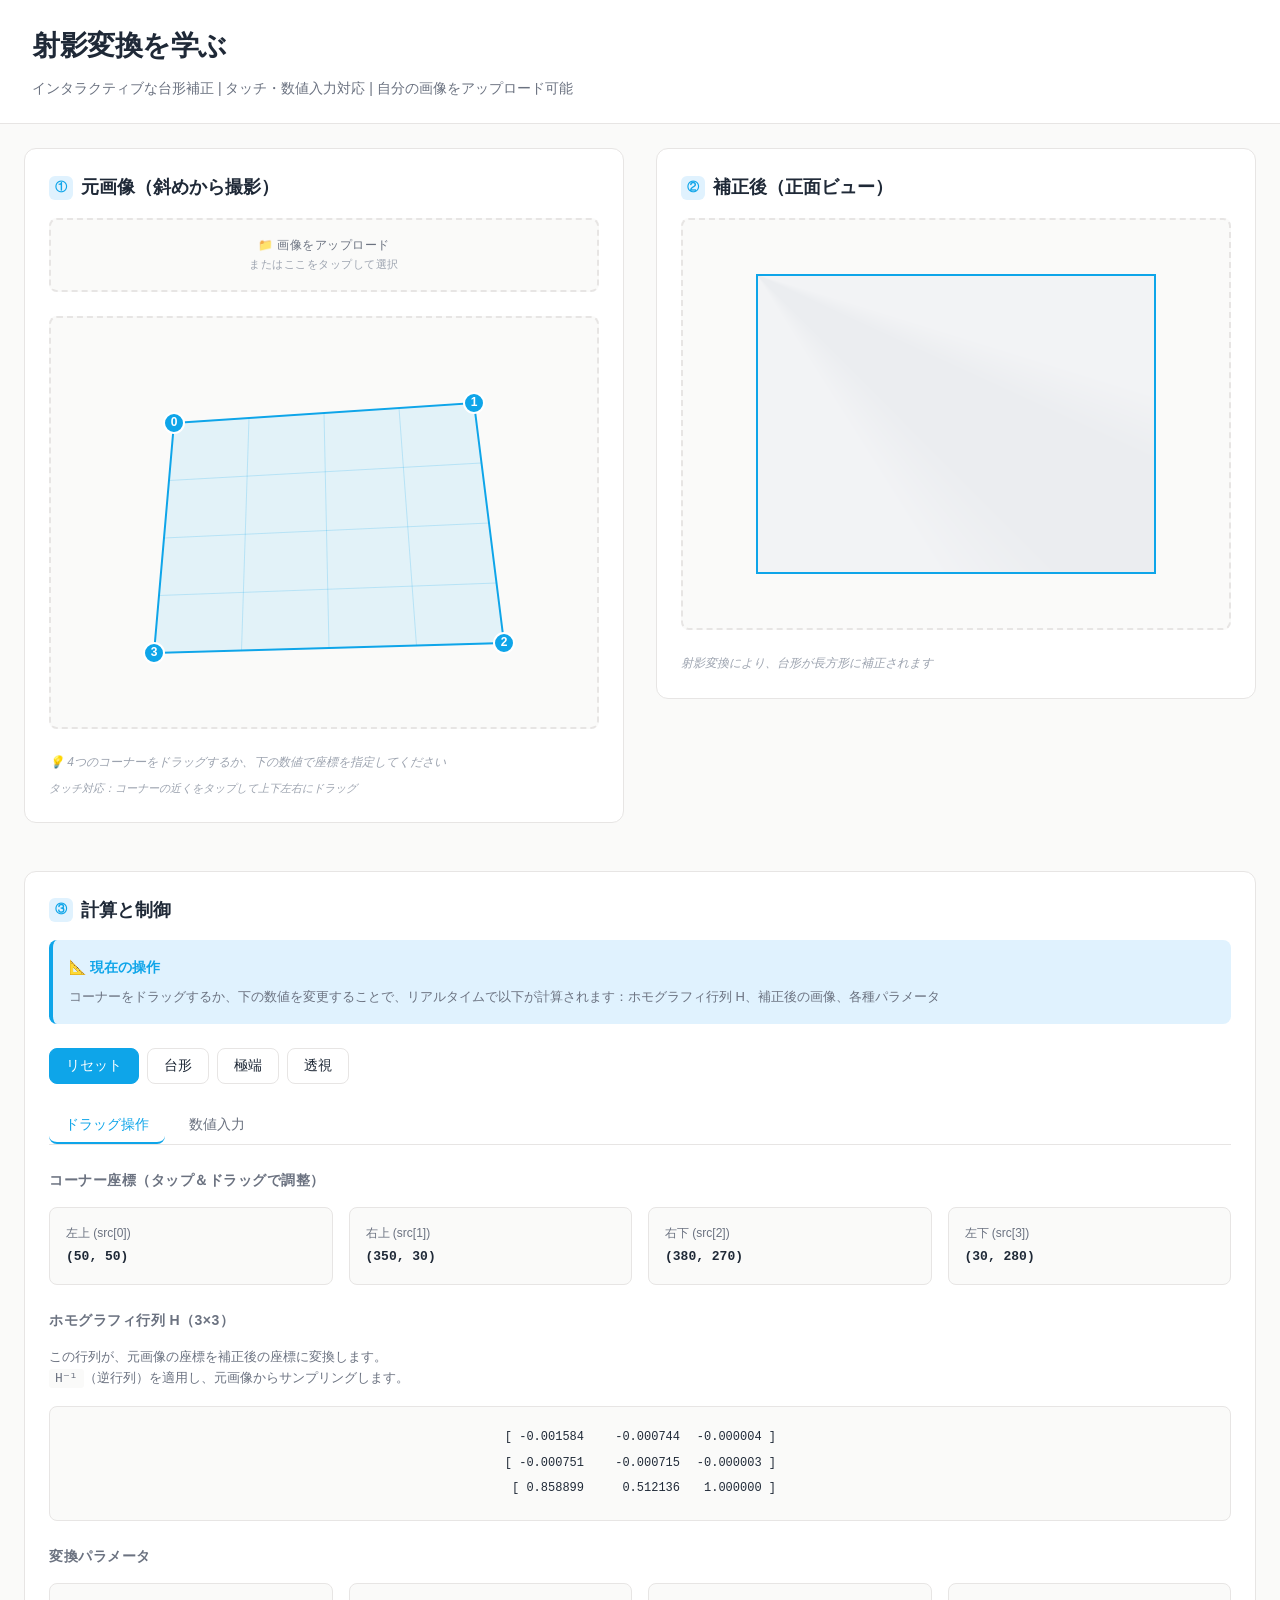
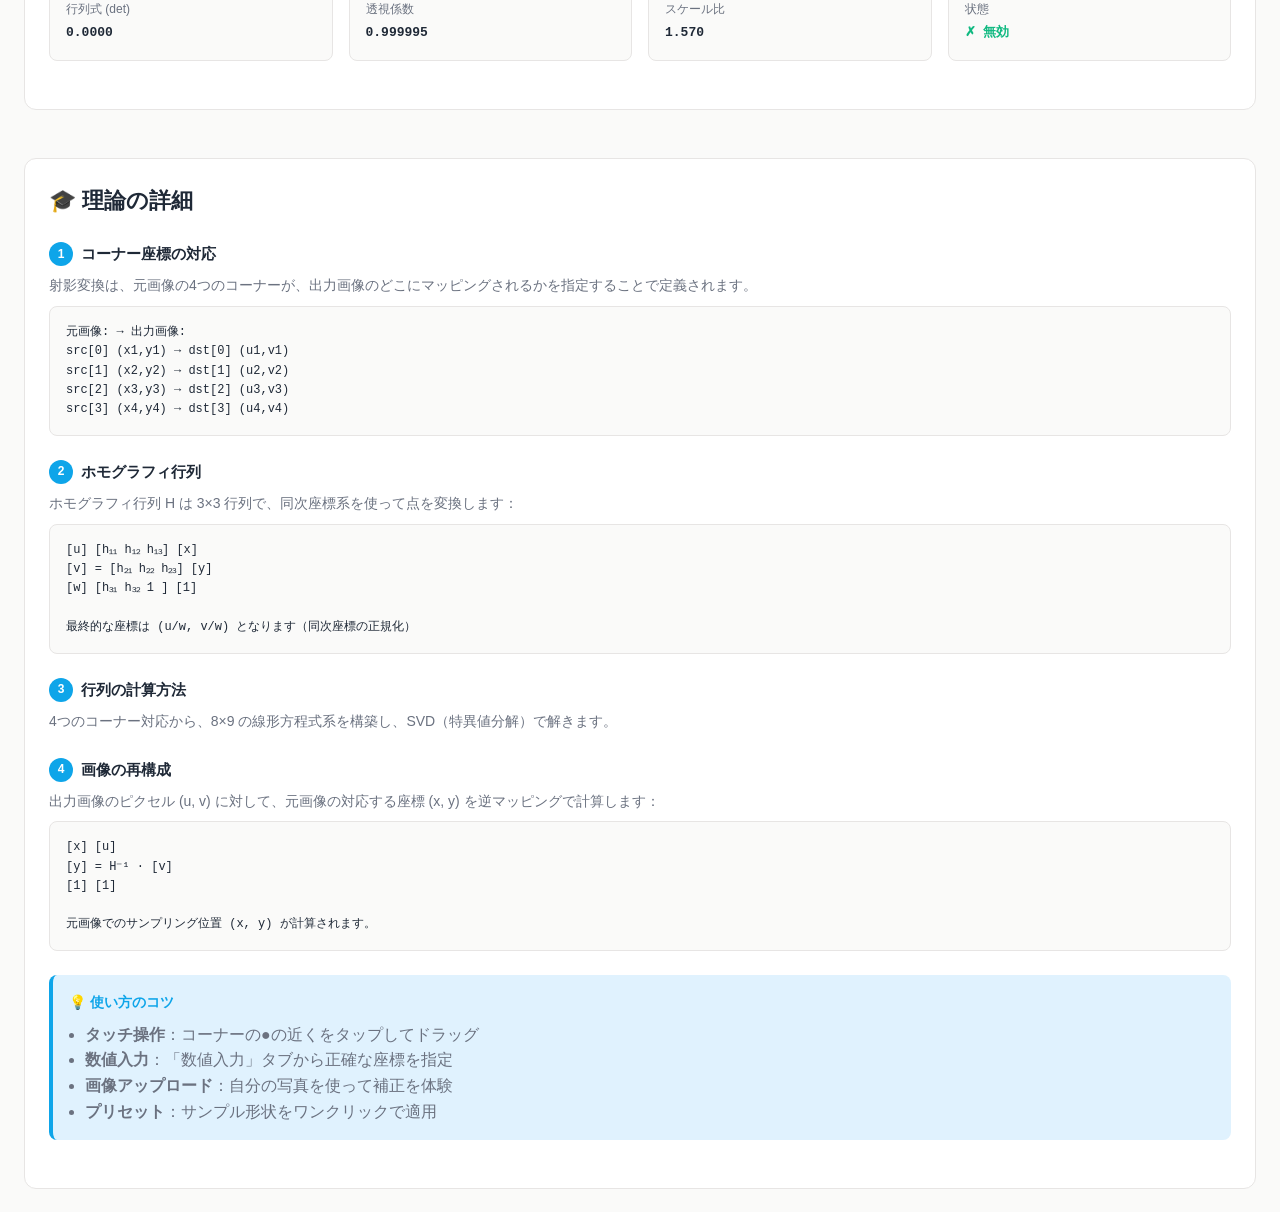
<file: program/daikeihosei/index.html>
<!DOCTYPE html>
<html lang="ja">
<head>
    <meta charset="UTF-8">
    <meta name="viewport" content="width=device-width, initial-scale=1.0, viewport-fit=cover, user-scalable=yes">
    <title>射影変換を学ぶ | インタラクティブな台形補正</title>
    <style>
        * {
            margin: 0;
            padding: 0;
            box-sizing: border-box;
            -webkit-touch-callout: none;
            -webkit-user-select: none;
            user-select: none;
        }

        :root {
            --color-bg: #fafaf9;
            --color-surface: #ffffff;
            --color-border: #e7e5e4;
            --color-text-primary: #1f2937;
            --color-text-secondary: #6b7280;
            --color-text-tertiary: #9ca3af;
            --color-accent: #0ea5e9;
            --color-accent-light: #e0f2fe;
            --color-error: #ef4444;
            --color-success: #10b981;
            --space-xs: 4px;
            --space-sm: 8px;
            --space-md: 16px;
            --space-lg: 24px;
            --space-xl: 32px;
            --space-2xl: 48px;
            --radius-sm: 6px;
            --radius-md: 8px;
            --radius-lg: 12px;
        }

        @media (prefers-color-scheme: dark) {
            :root {
                --color-bg: #0f172a;
                --color-surface: #1e293b;
                --color-border: #334155;
                --color-text-primary: #f1f5f9;
                --color-text-secondary: #cbd5e1;
                --color-text-tertiary: #94a3b8;
                --color-accent-light: #0c4a6e;
            }
        }

        html, body {
            width: 100%;
            height: 100%;
            font-family: -apple-system, BlinkMacSystemFont, 'Segoe UI', 'Roboto', 'Oxygen', 'Ubuntu', sans-serif;
            background: var(--color-bg);
            color: var(--color-text-primary);
            line-height: 1.6;
        }

        input[type="text"], input[type="number"] {
            -webkit-user-select: text;
            user-select: text;
        }

        header {
            background: var(--color-surface);
            border-bottom: 1px solid var(--color-border);
            padding: var(--space-lg) var(--space-xl);
            position: sticky;
            top: 0;
            z-index: 10;
        }

        .header-content {
            max-width: 1400px;
            margin: 0 auto;
        }

        h1 {
            font-size: 28px;
            font-weight: 600;
            margin-bottom: var(--space-sm);
            letter-spacing: -0.5px;
        }

        .subtitle {
            font-size: 14px;
            color: var(--color-text-secondary);
        }

        main {
            max-width: 1400px;
            margin: 0 auto;
            padding: var(--space-lg);
        }

        .grid {
            display: grid;
            grid-template-columns: 1fr 1fr;
            gap: var(--space-xl);
            margin-bottom: var(--space-2xl);
        }

        @media (max-width: 1024px) {
            .grid {
                grid-template-columns: 1fr;
            }
        }

        .panel {
            background: var(--color-surface);
            border: 1px solid var(--color-border);
            border-radius: var(--radius-lg);
            padding: var(--space-lg);
        }

        .panel-title {
            font-size: 18px;
            font-weight: 600;
            margin-bottom: var(--space-md);
            display: flex;
            align-items: center;
            gap: var(--space-sm);
        }

        .icon {
            display: inline-flex;
            align-items: center;
            justify-content: center;
            width: 24px;
            height: 24px;
            border-radius: var(--radius-sm);
            background: var(--color-accent-light);
            color: var(--color-accent);
            font-size: 12px;
        }

        /* Canvas area */
        .canvas-wrapper {
            background: var(--color-bg);
            border: 2px dashed var(--color-border);
            border-radius: var(--radius-md);
            padding: var(--space-md);
            margin-bottom: var(--space-lg);
            position: relative;
            aspect-ratio: 4 / 3;
            display: flex;
            align-items: center;
            justify-content: center;
            overflow: hidden;
            touch-action: manipulation;
        }

        canvas {
            display: block;
            max-width: 100%;
            max-height: 100%;
            cursor: crosshair;
            touch-action: none;
        }

        .help-text {
            font-size: 12px;
            color: var(--color-text-tertiary);
            margin-top: var(--space-md);
            font-style: italic;
        }

        /* File upload */
        .upload-section {
            margin-bottom: var(--space-lg);
        }

        .file-input-wrapper {
            position: relative;
            display: inline-block;
            width: 100%;
        }

        input[type="file"] {
            display: none;
        }

        .file-label {
            display: block;
            padding: var(--space-md);
            background: var(--color-bg);
            border: 2px dashed var(--color-border);
            border-radius: var(--radius-md);
            text-align: center;
            cursor: pointer;
            transition: all 0.2s;
        }

        .file-label:hover {
            border-color: var(--color-accent);
            background: var(--color-accent-light);
        }

        .file-label.active {
            border-color: var(--color-accent);
            background: var(--color-accent-light);
        }

        /* Control panels */
        .controls {
            display: grid;
            grid-template-columns: repeat(auto-fit, minmax(100px, 1fr));
            gap: var(--space-md);
            margin-bottom: var(--space-lg);
        }

        .control-group {
            display: flex;
            flex-direction: column;
            gap: var(--space-xs);
        }

        label {
            font-size: 12px;
            font-weight: 500;
            color: var(--color-text-secondary);
            text-transform: uppercase;
            letter-spacing: 0.5px;
        }

        input[type="range"] {
            width: 100%;
            height: 4px;
            border-radius: 2px;
            background: var(--color-border);
            outline: none;
            -webkit-appearance: none;
            appearance: none;
        }

        input[type="range"]::-webkit-slider-thumb {
            -webkit-appearance: none;
            appearance: none;
            width: 18px;
            height: 18px;
            border-radius: 50%;
            background: var(--color-accent);
            cursor: pointer;
            border: 2px solid var(--color-surface);
            box-shadow: 0 0 0 1px var(--color-border);
        }

        input[type="range"]::-moz-range-thumb {
            width: 18px;
            height: 18px;
            border-radius: 50%;
            background: var(--color-accent);
            cursor: pointer;
            border: 2px solid var(--color-surface);
            box-shadow: 0 0 0 1px var(--color-border);
        }

        input[type="number"] {
            padding: var(--space-sm);
            border: 1px solid var(--color-border);
            background: var(--color-bg);
            color: var(--color-text-primary);
            border-radius: var(--radius-sm);
            font-size: 13px;
            font-family: 'Monaco', 'Courier New', monospace;
        }

        input[type="number"]:focus {
            outline: none;
            border-color: var(--color-accent);
            background: var(--color-surface);
        }

        .value-display {
            font-size: 13px;
            font-weight: 600;
            color: var(--color-accent);
            font-family: 'Monaco', 'Courier New', monospace;
        }

        /* Button styles */
        button {
            padding: var(--space-sm) var(--space-md);
            border: 1px solid var(--color-border);
            background: var(--color-surface);
            color: var(--color-text-primary);
            border-radius: var(--radius-md);
            font-size: 14px;
            font-weight: 500;
            cursor: pointer;
            transition: all 0.2s;
            -webkit-user-select: none;
            user-select: none;
        }

        button:active {
            background: var(--color-bg);
            border-color: var(--color-accent);
            color: var(--color-accent);
        }

        button:hover {
            background: var(--color-bg);
            border-color: var(--color-accent);
            color: var(--color-accent);
        }

        button.primary {
            background: var(--color-accent);
            color: white;
            border-color: var(--color-accent);
        }

        button.primary:hover {
            background: #0284c7;
            border-color: #0284c7;
        }

        button.primary:active {
            background: #0369a1;
            border-color: #0369a1;
        }

        .button-group {
            display: flex;
            gap: var(--space-sm);
            margin-bottom: var(--space-lg);
            flex-wrap: wrap;
        }

        /* Output section */
        .output-section {
            margin-bottom: var(--space-lg);
        }

        .subsection-title {
            font-size: 14px;
            font-weight: 600;
            color: var(--color-text-secondary);
            text-transform: uppercase;
            letter-spacing: 0.5px;
            margin-bottom: var(--space-md);
            margin-top: var(--space-lg);
        }

        .matrix-display {
            background: var(--color-bg);
            border: 1px solid var(--color-border);
            border-radius: var(--radius-md);
            padding: var(--space-md);
            font-family: 'Monaco', 'Courier New', monospace;
            font-size: 12px;
            color: var(--color-text-primary);
            overflow-x: auto;
            line-height: 1.8;
        }

        .matrix-row {
            display: flex;
            justify-content: center;
            gap: var(--space-md);
            margin: var(--space-xs) 0;
        }

        .matrix-cell {
            min-width: 80px;
            text-align: right;
        }

        /* Coordinates display */
        .coords-grid {
            display: grid;
            grid-template-columns: repeat(auto-fit, minmax(140px, 1fr));
            gap: var(--space-md);
        }

        .coord-box {
            background: var(--color-bg);
            border: 1px solid var(--color-border);
            border-radius: var(--radius-md);
            padding: var(--space-md);
        }

        .coord-label {
            font-size: 12px;
            color: var(--color-text-secondary);
            font-weight: 500;
            margin-bottom: var(--space-xs);
        }

        .coord-value {
            font-family: 'Monaco', 'Courier New', monospace;
            font-size: 13px;
            color: var(--color-text-primary);
            font-weight: 600;
        }

        .coord-inputs {
            display: flex;
            gap: var(--space-xs);
            margin-top: var(--space-xs);
        }

        .coord-inputs input {
            flex: 1;
            padding: 4px 6px;
            font-size: 12px;
        }

        /* Explanation section */
        .explanation {
            background: var(--color-accent-light);
            border-left: 4px solid var(--color-accent);
            border-radius: var(--radius-md);
            padding: var(--space-md);
            margin-bottom: var(--space-lg);
        }

        .explanation h3 {
            font-size: 14px;
            font-weight: 600;
            color: var(--color-accent);
            margin-bottom: var(--space-sm);
        }

        .explanation p {
            font-size: 13px;
            color: var(--color-text-secondary);
            line-height: 1.6;
        }

        /* Theory section */
        .theory {
            background: var(--color-surface);
            border: 1px solid var(--color-border);
            border-radius: var(--radius-lg);
            padding: var(--space-lg);
            margin-top: var(--space-2xl);
        }

        .theory h2 {
            font-size: 22px;
            font-weight: 600;
            margin-bottom: var(--space-lg);
        }

        .theory-item {
            margin-bottom: var(--space-lg);
        }

        .theory-item h3 {
            font-size: 15px;
            font-weight: 600;
            color: var(--color-text-primary);
            margin-bottom: var(--space-sm);
            display: flex;
            align-items: center;
            gap: var(--space-sm);
        }

        .step-num {
            display: inline-flex;
            align-items: center;
            justify-content: center;
            width: 24px;
            height: 24px;
            border-radius: 50%;
            background: var(--color-accent);
            color: white;
            font-size: 12px;
            font-weight: 600;
            flex-shrink: 0;
        }

        .theory-item p {
            font-size: 14px;
            color: var(--color-text-secondary);
            margin-bottom: var(--space-sm);
            line-height: 1.7;
        }

        .code-block {
            background: var(--color-bg);
            border: 1px solid var(--color-border);
            border-radius: var(--radius-md);
            padding: var(--space-md);
            font-family: 'Monaco', 'Courier New', monospace;
            font-size: 12px;
            overflow-x: auto;
            margin-top: var(--space-sm);
            color: var(--color-text-primary);
        }

        @media (prefers-reduced-motion: reduce) {
            * {
                animation: none !important;
                transition: none !important;
            }
        }

        @media (max-width: 768px) {
            main {
                padding: var(--space-lg);
            }

            .grid {
                gap: var(--space-lg);
            }

            h1 {
                font-size: 24px;
            }

            .controls {
                grid-template-columns: repeat(2, 1fr);
            }

            .button-group {
                flex-direction: column;
            }

            button {
                width: 100%;
            }
        }

        .touch-info {
            font-size: 11px;
            color: var(--color-text-tertiary);
            margin-top: var(--space-sm);
            font-style: italic;
        }

        /* Tabs */
        .tabs {
            display: flex;
            gap: var(--space-sm);
            margin-bottom: var(--space-lg);
            border-bottom: 1px solid var(--color-border);
        }

        .tab-button {
            padding: var(--space-sm) var(--space-md);
            background: none;
            border: none;
            border-bottom: 2px solid transparent;
            color: var(--color-text-secondary);
            font-weight: 500;
            cursor: pointer;
            transition: all 0.2s;
        }

        .tab-button.active {
            border-bottom-color: var(--color-accent);
            color: var(--color-accent);
        }

        .tab-content {
            display: none;
        }

        .tab-content.active {
            display: block;
        }
    </style>
</head>
<body>
    <header>
        <div class="header-content">
            <h1>射影変換を学ぶ</h1>
            <p class="subtitle">インタラクティブな台形補正 | タッチ・数値入力対応 | 自分の画像をアップロード可能</p>
        </div>
    </header>

    <main>
        <div class="grid">
            <!-- Left: Interactive visualization -->
            <div>
                <div class="panel">
                    <div class="panel-title">
                        <span class="icon">①</span>
                        元画像（斜めから撮影）
                    </div>
                    
                    <div class="upload-section">
                        <div class="file-input-wrapper">
                            <input type="file" id="imageInput" accept="image/*">
                            <label for="imageInput" class="file-label" id="fileLabel">
                                📁 画像をアップロード<br>
                                <span style="font-size: 11px; color: var(--color-text-tertiary);">またはここをタップして選択</span>
                            </label>
                        </div>
                    </div>

                    <div class="canvas-wrapper">
                        <canvas id="sourceCanvas" width="400" height="300"></canvas>
                    </div>
                    <p class="help-text">💡 4つのコーナーをドラッグするか、下の数値で座標を指定してください</p>
                    <p class="touch-info">タッチ対応：コーナーの近くをタップして上下左右にドラッグ</p>
                </div>
            </div>

            <!-- Right: Corrected result -->
            <div>
                <div class="panel">
                    <div class="panel-title">
                        <span class="icon">②</span>
                        補正後（正面ビュー）
                    </div>
                    <div class="canvas-wrapper">
                        <canvas id="resultCanvas" width="400" height="300"></canvas>
                    </div>
                    <p class="help-text">射影変換により、台形が長方形に補正されます</p>
                </div>
            </div>
        </div>

        <!-- Controls and outputs -->
        <div class="panel">
            <div class="panel-title">
                <span class="icon">③</span>
                計算と制御
            </div>

            <div class="explanation">
                <h3>📐 現在の操作</h3>
                <p>コーナーをドラッグするか、下の数値を変更することで、リアルタイムで以下が計算されます：ホモグラフィ行列 H、補正後の画像、各種パラメータ</p>
            </div>

            <div class="button-group">
                <button onclick="resetCorners()" class="primary">リセット</button>
                <button onclick="applyPreset('trapezoid')">台形</button>
                <button onclick="applyPreset('extreme')">極端</button>
                <button onclick="applyPreset('perspective')">透視</button>
            </div>

            <!-- Tabs -->
            <div class="tabs">
                <button class="tab-button active" onclick="switchTab('drag')">ドラッグ操作</button>
                <button class="tab-button" onclick="switchTab('numeric')">数値入力</button>
            </div>

            <!-- Drag control tab -->
            <div id="tab-drag" class="tab-content active">
                <div class="subsection-title">コーナー座標（タップ＆ドラッグで調整）</div>
                <div class="coords-grid">
                    <div class="coord-box">
                        <div class="coord-label">左上 (src[0])</div>
                        <div class="coord-value" id="coord-src-0">-</div>
                    </div>
                    <div class="coord-box">
                        <div class="coord-label">右上 (src[1])</div>
                        <div class="coord-value" id="coord-src-1">-</div>
                    </div>
                    <div class="coord-box">
                        <div class="coord-label">右下 (src[2])</div>
                        <div class="coord-value" id="coord-src-2">-</div>
                    </div>
                    <div class="coord-box">
                        <div class="coord-label">左下 (src[3])</div>
                        <div class="coord-value" id="coord-src-3">-</div>
                    </div>
                </div>
            </div>

            <!-- Numeric input tab -->
            <div id="tab-numeric" class="tab-content">
                <div class="subsection-title">コーナー座標を数値で指定</div>
                <div class="coords-grid">
                    <div class="coord-box">
                        <div class="coord-label">左上 (X, Y)</div>
                        <div class="coord-inputs">
                            <input type="number" id="src-0-x" placeholder="X" min="0" max="400" onchange="updateCornerFromInput(0)">
                            <input type="number" id="src-0-y" placeholder="Y" min="0" max="300" onchange="updateCornerFromInput(0)">
                        </div>
                    </div>
                    <div class="coord-box">
                        <div class="coord-label">右上 (X, Y)</div>
                        <div class="coord-inputs">
                            <input type="number" id="src-1-x" placeholder="X" min="0" max="400" onchange="updateCornerFromInput(1)">
                            <input type="number" id="src-1-y" placeholder="Y" min="0" max="300" onchange="updateCornerFromInput(1)">
                        </div>
                    </div>
                    <div class="coord-box">
                        <div class="coord-label">右下 (X, Y)</div>
                        <div class="coord-inputs">
                            <input type="number" id="src-2-x" placeholder="X" min="0" max="400" onchange="updateCornerFromInput(2)">
                            <input type="number" id="src-2-y" placeholder="Y" min="0" max="300" onchange="updateCornerFromInput(2)">
                        </div>
                    </div>
                    <div class="coord-box">
                        <div class="coord-label">左下 (X, Y)</div>
                        <div class="coord-inputs">
                            <input type="number" id="src-3-x" placeholder="X" min="0" max="400" onchange="updateCornerFromInput(3)">
                            <input type="number" id="src-3-y" placeholder="Y" min="0" max="300" onchange="updateCornerFromInput(3)">
                        </div>
                    </div>
                </div>
            </div>

            <!-- Homography matrix -->
            <div class="output-section">
                <div class="subsection-title">ホモグラフィ行列 H（3×3）</div>
                <p style="font-size: 13px; color: var(--color-text-secondary); margin-bottom: var(--space-md);">
                    この行列が、元画像の座標を補正後の座標に変換します。<br>
                    <code style="background: var(--color-bg); padding: 2px 6px; border-radius: 3px;">H⁻¹</code>（逆行列）を適用し、元画像からサンプリングします。
                </p>
                <div class="matrix-display" id="matrixDisplay">
                    <div class="matrix-row">
                        <div class="matrix-cell">[ -</div>
                        <div class="matrix-cell">-</div>
                        <div class="matrix-cell">- ]</div>
                    </div>
                    <div class="matrix-row">
                        <div class="matrix-cell">[ -</div>
                        <div class="matrix-cell">-</div>
                        <div class="matrix-cell">- ]</div>
                    </div>
                    <div class="matrix-row">
                        <div class="matrix-cell">[ -</div>
                        <div class="matrix-cell">-</div>
                        <div class="matrix-cell">- ]</div>
                    </div>
                </div>
            </div>

            <!-- Transformation parameters -->
            <div class="output-section">
                <div class="subsection-title">変換パラメータ</div>
                <div class="coords-grid">
                    <div class="coord-box">
                        <div class="coord-label">行列式 (det)</div>
                        <div class="coord-value" id="param-det">-</div>
                    </div>
                    <div class="coord-box">
                        <div class="coord-label">透視係数</div>
                        <div class="coord-value" id="param-perspective">-</div>
                    </div>
                    <div class="coord-box">
                        <div class="coord-label">スケール比</div>
                        <div class="coord-value" id="param-scale">-</div>
                    </div>
                    <div class="coord-box">
                        <div class="coord-label">状態</div>
                        <div class="coord-value" id="param-status" style="color: var(--color-success);">✓ 有効</div>
                    </div>
                </div>
            </div>
        </div>

        <!-- Theory section -->
        <div class="theory">
            <h2>🎓 理論の詳細</h2>

            <div class="theory-item">
                <h3>
                    <span class="step-num">1</span>
                    コーナー座標の対応
                </h3>
                <p>
                    射影変換は、元画像の4つのコーナーが、出力画像のどこにマッピングされるかを指定することで定義されます。
                </p>
                <div class="code-block">
元画像:      → 出力画像:<br>
src[0] (x1,y1)  →  dst[0] (u1,v1)<br>
src[1] (x2,y2)  →  dst[1] (u2,v2)<br>
src[2] (x3,y3)  →  dst[2] (u3,v3)<br>
src[3] (x4,y4)  →  dst[3] (u4,v4)
                </div>
            </div>

            <div class="theory-item">
                <h3>
                    <span class="step-num">2</span>
                    ホモグラフィ行列
                </h3>
                <p>
                    ホモグラフィ行列 H は 3×3 行列で、同次座標系を使って点を変換します：
                </p>
                <div class="code-block">
[u]     [h₁₁  h₁₂  h₁₃] [x]<br>
[v]  =  [h₂₁  h₂₂  h₂₃] [y]<br>
[w]     [h₃₁  h₃₂   1 ] [1]<br>
<br>
最終的な座標は (u/w, v/w) となります（同次座標の正規化）
                </div>
            </div>

            <div class="theory-item">
                <h3>
                    <span class="step-num">3</span>
                    行列の計算方法
                </h3>
                <p>
                    4つのコーナー対応から、8×9 の線形方程式系を構築し、SVD（特異値分解）で解きます。
                </p>
            </div>

            <div class="theory-item">
                <h3>
                    <span class="step-num">4</span>
                    画像の再構成
                </h3>
                <p>
                    出力画像のピクセル (u, v) に対して、元画像の対応する座標 (x, y) を逆マッピングで計算します：
                </p>
                <div class="code-block">
[x]     [u]<br>
[y]  =  H⁻¹ · [v]<br>
[1]     [1]<br>
<br>
元画像でのサンプリング位置 (x, y) が計算されます。
                </div>
            </div>

            <div class="explanation" style="margin-top: var(--space-lg);">
                <h3>💡 使い方のコツ</h3>
                <ul style="margin-left: var(--space-md); margin-top: var(--space-sm); color: var(--color-text-secondary);">
                    <li><strong>タッチ操作</strong>：コーナーの●の近くをタップしてドラッグ</li>
                    <li><strong>数値入力</strong>：「数値入力」タブから正確な座標を指定</li>
                    <li><strong>画像アップロード</strong>：自分の写真を使って補正を体験</li>
                    <li><strong>プリセット</strong>：サンプル形状をワンクリックで適用</li>
                </ul>
            </div>
        </div>
    </main>

    <script>
        // Canvas setup
        const sourceCanvas = document.getElementById('sourceCanvas');
        const resultCanvas = document.getElementById('resultCanvas');
        const sourceCtx = sourceCanvas.getContext('2d');
        const resultCtx = resultCanvas.getContext('2d');
        const imageInput = document.getElementById('imageInput');

        // State
        let sourceCorners = [
            { x: 50, y: 50 },
            { x: 350, y: 30 },
            { x: 380, y: 270 },
            { x: 30, y: 280 }
        ];

        let destCorners = [
            { x: 0, y: 0 },
            { x: 400, y: 0 },
            { x: 400, y: 300 },
            { x: 0, y: 300 }
        ];

        let uploadedImage = null;
        let draggedCorner = null;
        let dragOffset = { x: 0, y: 0 };

        // Initialize
        function init() {
            // Canvas events
            sourceCanvas.addEventListener('mousedown', handleCanvasMouseDown);
            sourceCanvas.addEventListener('mousemove', handleCanvasMouseMove);
            sourceCanvas.addEventListener('mouseup', handleCanvasMouseUp);
            sourceCanvas.addEventListener('mouseleave', handleCanvasMouseUp);

            // Touch events
            sourceCanvas.addEventListener('touchstart', handleCanvasTouchStart, false);
            sourceCanvas.addEventListener('touchmove', handleCanvasTouchMove, false);
            sourceCanvas.addEventListener('touchend', handleCanvasTouchEnd, false);

            // File upload
            imageInput.addEventListener('change', handleImageUpload);
            document.getElementById('fileLabel').addEventListener('dragover', (e) => {
                e.preventDefault();
                document.getElementById('fileLabel').classList.add('active');
            });
            document.getElementById('fileLabel').addEventListener('dragleave', () => {
                document.getElementById('fileLabel').classList.remove('active');
            });
            document.getElementById('fileLabel').addEventListener('drop', (e) => {
                e.preventDefault();
                document.getElementById('fileLabel').classList.remove('active');
                if (e.dataTransfer.files.length > 0) {
                    imageInput.files = e.dataTransfer.files;
                    handleImageUpload();
                }
            });

            draw();
        }

        // Mouse events
        function getCanvasCoords(e) {
            const rect = sourceCanvas.getBoundingClientRect();
            const scaleX = sourceCanvas.width / rect.width;
            const scaleY = sourceCanvas.height / rect.height;
            const mouseX = (e.clientX - rect.left) * scaleX;
            const mouseY = (e.clientY - rect.top) * scaleY;
            return { x: mouseX, y: mouseY };
        }

        function handleCanvasMouseDown(e) {
            const coords = getCanvasCoords(e);
            startDrag(coords.x, coords.y);
        }

        function handleCanvasMouseMove(e) {
            if (draggedCorner === null) return;
            const coords = getCanvasCoords(e);
            updateDrag(coords.x, coords.y);
        }

        function handleCanvasMouseUp() {
            draggedCorner = null;
        }

        // Touch events
        function getTouchCoords(touch) {
            const rect = sourceCanvas.getBoundingClientRect();
            const scaleX = sourceCanvas.width / rect.width;
            const scaleY = sourceCanvas.height / rect.height;
            const touchX = (touch.clientX - rect.left) * scaleX;
            const touchY = (touch.clientY - rect.top) * scaleY;
            return { x: touchX, y: touchY };
        }

        function handleCanvasTouchStart(e) {
            e.preventDefault();
            const touch = e.touches[0];
            const coords = getTouchCoords(touch);
            startDrag(coords.x, coords.y);
        }

        function handleCanvasTouchMove(e) {
            e.preventDefault();
            if (draggedCorner === null) return;
            const touch = e.touches[0];
            const coords = getTouchCoords(touch);
            updateDrag(coords.x, coords.y);
        }

        function handleCanvasTouchEnd(e) {
            e.preventDefault();
            draggedCorner = null;
        }

        // Drag logic
        function startDrag(x, y) {
            for (let i = 0; i < sourceCorners.length; i++) {
                const corner = sourceCorners[i];
                const dist = Math.sqrt((corner.x - x) ** 2 + (corner.y - y) ** 2);
                if (dist < 20) {
                    draggedCorner = i;
                    dragOffset = { x: x - corner.x, y: y - corner.y };
                    break;
                }
            }
        }

        function updateDrag(x, y) {
            sourceCorners[draggedCorner].x = Math.max(0, Math.min(sourceCanvas.width, x - dragOffset.x));
            sourceCorners[draggedCorner].y = Math.max(0, Math.min(sourceCanvas.height, y - dragOffset.y));
            updateInputs();
            draw();
        }

        // File upload
        function handleImageUpload() {
            const file = imageInput.files[0];
            if (!file) return;

            const reader = new FileReader();
            reader.onload = (e) => {
                const img = new Image();
                img.onload = () => {
                    uploadedImage = img;
                    draw();
                };
                img.src = e.target.result;
            };
            reader.readAsDataURL(file);
        }

        // Drawing
        function draw() {
            // Clear canvases
            sourceCtx.fillStyle = getComputedStyle(document.documentElement).getPropertyValue('--color-bg').trim();
            sourceCtx.fillRect(0, 0, sourceCanvas.width, sourceCanvas.height);

            resultCtx.fillStyle = getComputedStyle(document.documentElement).getPropertyValue('--color-bg').trim();
            resultCtx.fillRect(0, 0, resultCanvas.width, resultCanvas.height);

            // Draw source
            if (uploadedImage) {
                drawUploadedImage(sourceCtx);
            } else {
                drawTrapezoid(sourceCtx, sourceCorners);
            }

            // Calculate homography
            const H = calculateHomography(sourceCorners, destCorners);
            if (H) {
                drawCorrected(resultCtx, H);
                updateMatrixDisplay(H);
                updateCoordinates();
                updateParameters(H);
            }
        }

        function drawUploadedImage(ctx) {
            // Draw uploaded image
            const imgWidth = sourceCanvas.width;
            const imgHeight = sourceCanvas.height;
            ctx.drawImage(uploadedImage, 0, 0, imgWidth, imgHeight);

            // Draw trapezoid overlay
            drawTrapezoid(ctx, sourceCorners, true);
        }

        function drawTrapezoid(ctx, corners, isOverlay = false) {
            const color = getComputedStyle(document.documentElement).getPropertyValue('--color-accent').trim();

            if (!isOverlay) {
                // Fill trapezoid
                ctx.fillStyle = 'rgba(14, 165, 233, 0.1)';
                ctx.strokeStyle = color;
                ctx.lineWidth = 2;
                ctx.beginPath();
                ctx.moveTo(corners[0].x, corners[0].y);
                ctx.lineTo(corners[1].x, corners[1].y);
                ctx.lineTo(corners[2].x, corners[2].y);
                ctx.lineTo(corners[3].x, corners[3].y);
                ctx.closePath();
                ctx.fill();
                ctx.stroke();

                // Draw grid
                ctx.strokeStyle = 'rgba(14, 165, 233, 0.2)';
                ctx.lineWidth = 1;
                for (let i = 1; i < 4; i++) {
                    const t = i / 4;
                    const p1 = interpolate(corners[0], corners[1], t);
                    const p2 = interpolate(corners[3], corners[2], t);
                    ctx.beginPath();
                    ctx.moveTo(p1.x, p1.y);
                    ctx.lineTo(p2.x, p2.y);
                    ctx.stroke();
                }
                for (let i = 1; i < 4; i++) {
                    const t = i / 4;
                    const p1 = interpolate(corners[0], corners[3], t);
                    const p2 = interpolate(corners[1], corners[2], t);
                    ctx.beginPath();
                    ctx.moveTo(p1.x, p1.y);
                    ctx.lineTo(p2.x, p2.y);
                    ctx.stroke();
                }
            } else {
                // Overlay trapezoid outline only
                ctx.strokeStyle = color;
                ctx.lineWidth = 2;
                ctx.beginPath();
                ctx.moveTo(corners[0].x, corners[0].y);
                ctx.lineTo(corners[1].x, corners[1].y);
                ctx.lineTo(corners[2].x, corners[2].y);
                ctx.lineTo(corners[3].x, corners[3].y);
                ctx.closePath();
                ctx.stroke();
            }

            // Draw corner points
            ctx.fillStyle = color;
            ctx.strokeStyle = '#ffffff';
            ctx.lineWidth = 2;
            for (let i = 0; i < corners.length; i++) {
                ctx.beginPath();
                ctx.arc(corners[i].x, corners[i].y, 10, 0, Math.PI * 2);
                ctx.fill();
                ctx.stroke();

                // Draw corner labels
                ctx.fillStyle = getComputedStyle(document.documentElement).getPropertyValue('--color-surface').trim();
                ctx.font = 'bold 12px sans-serif';
                ctx.textAlign = 'center';
                ctx.textBaseline = 'middle';
                const labels = ['0', '1', '2', '3'];
                ctx.fillText(labels[i], corners[i].x, corners[i].y);
                ctx.fillStyle = color;
            }
        }

        function interpolate(p1, p2, t) {
            return {
                x: p1.x + (p2.x - p1.x) * t,
                y: p1.y + (p2.y - p1.y) * t
            };
        }

        function drawCorrected(ctx, H) {
            const textureCanvas = createTextureCanvas();
            const Hinv = invertMatrix(H);
            const imageData = ctx.createImageData(resultCanvas.width, resultCanvas.height);
            const data = imageData.data;

            for (let v = 0; v < resultCanvas.height; v++) {
                for (let u = 0; u < resultCanvas.width; u++) {
                    const coords = applyHomography(Hinv, u, v);
                    const x = coords.x;
                    const y = coords.y;
                    const color = sampleTexture(textureCanvas, x, y);

                    const idx = (v * resultCanvas.width + u) * 4;
                    data[idx] = color.r;
                    data[idx + 1] = color.g;
                    data[idx + 2] = color.b;
                    data[idx + 3] = 255;
                }
            }

            ctx.putImageData(imageData, 0, 0);

            // Draw border
            ctx.strokeStyle = getComputedStyle(document.documentElement).getPropertyValue('--color-accent').trim();
            ctx.lineWidth = 2;
            ctx.strokeRect(1, 1, resultCanvas.width - 2, resultCanvas.height - 2);
        }

        function createTextureCanvas() {
            const canvas = document.createElement('canvas');
            canvas.width = sourceCanvas.width;
            canvas.height = sourceCanvas.height;
            const ctx = canvas.getContext('2d');

            if (uploadedImage) {
                ctx.drawImage(uploadedImage, 0, 0, canvas.width, canvas.height);
            } else {
                ctx.fillStyle = '#ffffff';
                ctx.fillRect(0, 0, canvas.width, canvas.height);
                ctx.strokeStyle = '#e5e7eb';
                ctx.lineWidth = 1;
                for (let i = 0; i <= 10; i++) {
                    const x = (canvas.width / 10) * i;
                    const y = (canvas.height / 10) * i;
                    ctx.beginPath();
                    ctx.moveTo(x, 0);
                    ctx.lineTo(x, canvas.height);
                    ctx.stroke();
                    ctx.beginPath();
                    ctx.moveTo(0, y);
                    ctx.lineTo(canvas.width, y);
                    ctx.stroke();
                }
                ctx.strokeStyle = '#0ea5e9';
                ctx.lineWidth = 2;
                ctx.beginPath();
                ctx.moveTo(sourceCorners[0].x, sourceCorners[0].y);
                ctx.lineTo(sourceCorners[1].x, sourceCorners[1].y);
                ctx.lineTo(sourceCorners[2].x, sourceCorners[2].y);
                ctx.lineTo(sourceCorners[3].x, sourceCorners[3].y);
                ctx.closePath();
                ctx.stroke();
                ctx.fillStyle = '#1f2937';
                ctx.font = 'bold 14px sans-serif';
                ctx.textAlign = 'center';
                ctx.textBaseline = 'middle';
                ctx.fillText('射影変換', canvas.width / 2, canvas.height / 2);
            }

            return canvas;
        }

        function sampleTexture(canvas, x, y) {
            x = Math.max(0, Math.min(canvas.width - 1, x));
            y = Math.max(0, Math.min(canvas.height - 1, y));

            const x0 = Math.floor(x);
            const x1 = Math.ceil(x);
            const y0 = Math.floor(y);
            const y1 = Math.ceil(y);

            const ctx = canvas.getContext('2d');
            const img00 = ctx.getImageData(x0, y0, 1, 1).data;
            const img10 = ctx.getImageData(x1, y0, 1, 1).data;
            const img01 = ctx.getImageData(x0, y1, 1, 1).data;
            const img11 = ctx.getImageData(x1, y1, 1, 1).data;

            const fx = x - x0;
            const fy = y - y0;

            return {
                r: Math.round(
                    img00[0] * (1 - fx) * (1 - fy) +
                    img10[0] * fx * (1 - fy) +
                    img01[0] * (1 - fx) * fy +
                    img11[0] * fx * fy
                ),
                g: Math.round(
                    img00[1] * (1 - fx) * (1 - fy) +
                    img10[1] * fx * (1 - fy) +
                    img01[1] * (1 - fx) * fy +
                    img11[1] * fx * fy
                ),
                b: Math.round(
                    img00[2] * (1 - fx) * (1 - fy) +
                    img10[2] * fx * (1 - fy) +
                    img01[2] * (1 - fx) * fy +
                    img11[2] * fx * fy
                )
            };
        }

        // Homography calculation
        function calculateHomography(src, dst) {
            const A = [];
            for (let i = 0; i < 4; i++) {
                const x = src[i].x;
                const y = src[i].y;
                const u = dst[i].x;
                const v = dst[i].y;

                A.push([-x, -y, -1, 0, 0, 0, u * x, u * y, u]);
                A.push([0, 0, 0, -x, -y, -1, v * x, v * y, v]);
            }

            const ATA = multiplyMatrixTranspose(A, A);
            const eigenvector = getSmallestEigenvector(ATA);

            return [
                [eigenvector[0], eigenvector[1], eigenvector[2]],
                [eigenvector[3], eigenvector[4], eigenvector[5]],
                [eigenvector[6], eigenvector[7], 1.0]
            ];
        }

        function multiplyMatrixTranspose(A, B) {
            const result = Array(9).fill(0).map(() => Array(9).fill(0));
            for (let i = 0; i < 9; i++) {
                for (let j = 0; j < 9; j++) {
                    for (let k = 0; k < A.length; k++) {
                        result[i][j] += A[k][i] * A[k][j];
                    }
                }
            }
            return result;
        }

        function getSmallestEigenvector(matrix) {
            let v = Array(9).fill(1);
            for (let iter = 0; iter < 20; iter++) {
                let mv = Array(9).fill(0);
                for (let i = 0; i < 9; i++) {
                    for (let j = 0; j < 9; j++) {
                        mv[i] += matrix[i][j] * v[j];
                    }
                }
                const norm = Math.sqrt(mv.reduce((a, b) => a + b * b, 0));
                v = mv.map(x => x / norm);
            }
            return v;
        }

        function applyHomography(H, u, v) {
            const x = H[0][0] * u + H[0][1] * v + H[0][2];
            const y = H[1][0] * u + H[1][1] * v + H[1][2];
            const w = H[2][0] * u + H[2][1] * v + H[2][2];
            return { x: x / w, y: y / w };
        }

        function invertMatrix(M) {
            const a = M[0][0], b = M[0][1], c = M[0][2];
            const d = M[1][0], e = M[1][1], f = M[1][2];
            const g = M[2][0], h = M[2][1], i = M[2][2];

            const det = a * (e * i - f * h) - b * (d * i - f * g) + c * (d * h - e * g);
            if (Math.abs(det) < 1e-10) return null;

            const invDet = 1 / det;
            return [
                [(e * i - f * h) * invDet, (c * h - b * i) * invDet, (b * f - c * e) * invDet],
                [(f * g - d * i) * invDet, (a * i - c * g) * invDet, (c * d - a * f) * invDet],
                [(d * h - e * g) * invDet, (b * g - a * h) * invDet, (a * e - b * d) * invDet]
            ];
        }

        // Update displays
        function updateMatrixDisplay(H) {
            const display = document.getElementById('matrixDisplay');
            display.innerHTML = '';
            for (let i = 0; i < 3; i++) {
                const row = document.createElement('div');
                row.className = 'matrix-row';
                for (let j = 0; j < 3; j++) {
                    const cell = document.createElement('div');
                    cell.className = 'matrix-cell';
                    cell.textContent = (j === 0 ? '[ ' : '') + H[i][j].toFixed(6) + (j === 2 ? ' ]' : '');
                    row.appendChild(cell);
                }
                display.appendChild(row);
            }
        }

        function updateCoordinates() {
            for (let i = 0; i < 4; i++) {
                const src = sourceCorners[i];
                document.getElementById(`coord-src-${i}`).textContent = `(${Math.round(src.x)}, ${Math.round(src.y)})`;
            }
        }

        function updateInputs() {
            for (let i = 0; i < 4; i++) {
                const src = sourceCorners[i];
                document.getElementById(`src-${i}-x`).value = Math.round(src.x);
                document.getElementById(`src-${i}-y`).value = Math.round(src.y);
            }
        }

        function updateParameters(H) {
            const det = H[0][0] * (H[1][1] * H[2][2] - H[1][2] * H[2][1]) -
                        H[0][1] * (H[1][0] * H[2][2] - H[1][2] * H[2][0]) +
                        H[0][2] * (H[1][0] * H[2][1] - H[1][1] * H[2][0]);

            const perspCoeff = Math.sqrt(H[2][0] * H[2][0] + H[2][1] * H[2][1]);
            const srcArea = trapezoidArea(sourceCorners);
            const dstArea = 400 * 300;
            const scale = dstArea / (srcArea || 1);

            document.getElementById('param-det').textContent = det.toFixed(4);
            document.getElementById('param-perspective').textContent = perspCoeff.toFixed(6);
            document.getElementById('param-scale').textContent = scale.toFixed(3);
            document.getElementById('param-status').textContent = Math.abs(det) > 0.01 ? '✓ 有効' : '✗ 無効';
        }

        function trapezoidArea(corners) {
            const [a, b, c, d] = corners;
            return Math.abs(
                (a.x * b.y - b.x * a.y) +
                (b.x * c.y - c.x * b.y) +
                (c.x * d.y - d.x * c.y) +
                (d.x * a.y - a.x * d.y)
            ) / 2;
        }

        // Numeric input update
        function updateCornerFromInput(index) {
            const x = parseFloat(document.getElementById(`src-${index}-x`).value) || sourceCorners[index].x;
            const y = parseFloat(document.getElementById(`src-${index}-y`).value) || sourceCorners[index].y;
            sourceCorners[index] = { x, y };
            draw();
        }

        // Presets
        function resetCorners() {
            sourceCorners = [
                { x: 50, y: 50 },
                { x: 350, y: 30 },
                { x: 380, y: 270 },
                { x: 30, y: 280 }
            ];
            updateInputs();
            draw();
        }

        function applyPreset(type) {
            if (type === 'trapezoid') {
                sourceCorners = [
                    { x: 80, y: 50 },
                    { x: 320, y: 50 },
                    { x: 360, y: 270 },
                    { x: 20, y: 270 }
                ];
            } else if (type === 'extreme') {
                sourceCorners = [
                    { x: 120, y: 20 },
                    { x: 280, y: 10 },
                    { x: 370, y: 280 },
                    { x: 10, y: 290 }
                ];
            } else if (type === 'perspective') {
                sourceCorners = [
                    { x: 150, y: 40 },
                    { x: 350, y: 50 },
                    { x: 320, y: 280 },
                    { x: 70, y: 270 }
                ];
            }
            updateInputs();
            draw();
        }

        // Tab switching
        function switchTab(tabName) {
            document.querySelectorAll('.tab-content').forEach(tab => tab.classList.remove('active'));
            document.querySelectorAll('.tab-button').forEach(btn => btn.classList.remove('active'));
            document.getElementById(`tab-${tabName}`).classList.add('active');
            event.target.classList.add('active');
        }

        // Start
        init();
    </script>
</body>
</html>
</file>
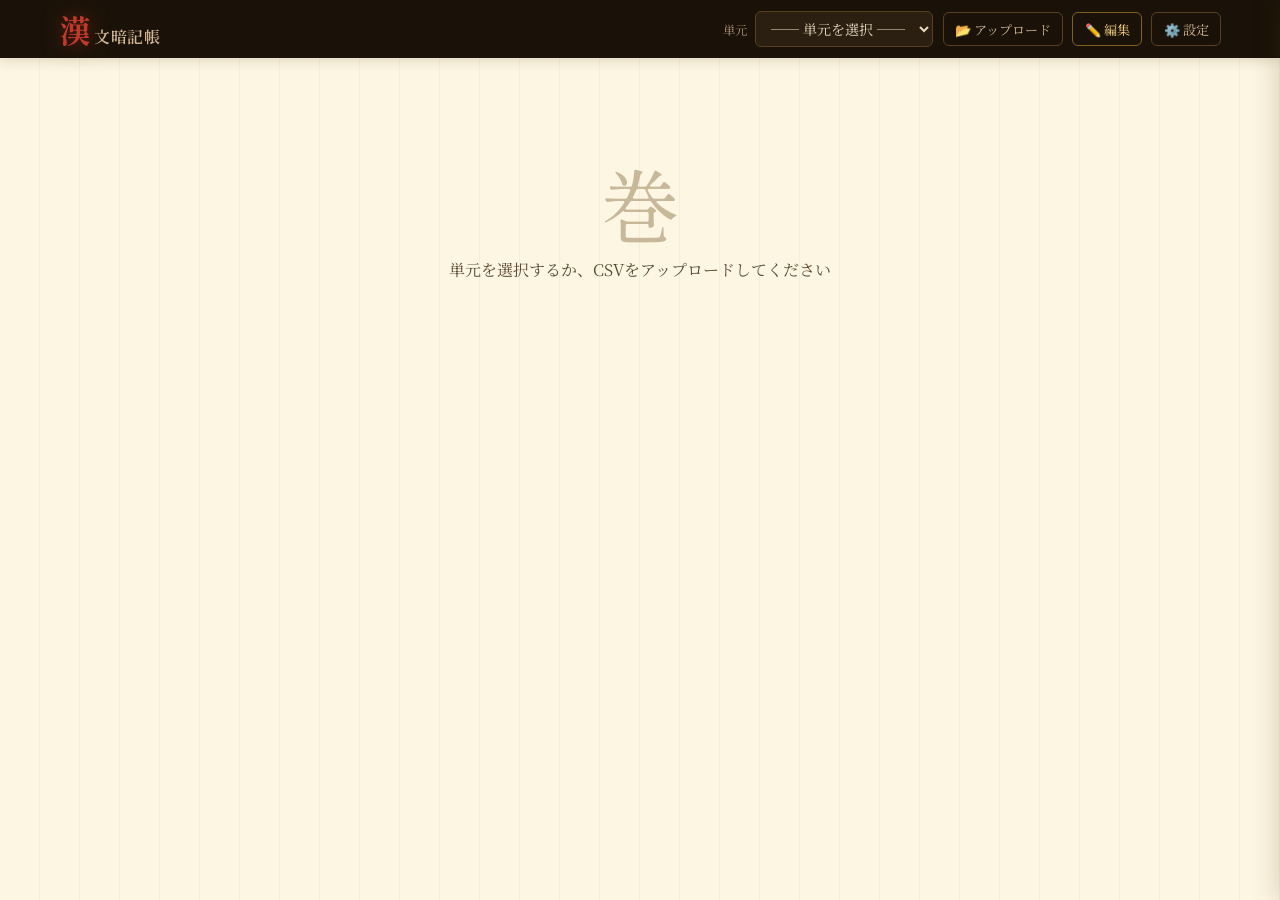
<file: kanbun/anki/test-env/index.html>
<!DOCTYPE html>
<html lang="ja">
<head>
  <meta charset="UTF-8">
  <meta name="viewport" content="width=device-width, initial-scale=1.0">
  <meta name="theme-color" content="#1a1208">
  <title>漢文暗記帳</title>
  <link rel="stylesheet" href="style.css?v=7">
  <!-- PWA対応（将来実装用） -->
  <!-- <link rel="manifest" href="manifest.json"> -->
</head>
<body>

  <header class="site-header">
    <div class="header-inner">
      <h1 class="site-title">
        <span class="title-kanji">漢</span>
        <span class="title-sub">文暗記帳</span>
      </h1>
      <div class="header-controls">
        <div class="unit-selector-wrap">
          <label for="unitSelect" class="unit-label">単元</label>
          <select id="unitSelect" class="unit-select">
            <option value="">── 単元を選択 ──</option>
          </select>
        </div>

        <!-- アップロードボタン（labelでinputを包む） -->
        <label class="header-btn upload-btn-label" title="ローカルCSVをアップロード">
          📂 アップロード
          <input type="file" id="uploadInput" accept=".csv" multiple hidden>
        </label>

        <!-- 編集ボタン（単元選択後に表示） -->
        <button class="header-btn edit-btn" id="editBtn" title="編集モード" hidden>
          ✏️ 編集
        </button>

        <!-- 設定ボタン -->
        <button class="header-btn settings-btn" id="settingsBtn" aria-label="設定">⚙️ 設定</button>
      </div>
    </div>
  </header>

  <!-- 設定パネル -->
  <aside class="settings-panel" id="settingsPanel" aria-hidden="true">
    <div class="settings-inner">
      <div class="settings-header">
        <h2>⚙️ 設定</h2>
        <button class="settings-close" id="settingsClose" aria-label="閉じる">✕</button>
      </div>

      <div class="settings-group">
        <label class="toggle-label">
          <span class="toggle-text">縦書き表示</span>
          <span class="toggle-switch">
            <input type="checkbox" id="verticalMode">
            <span class="toggle-slider"></span>
          </span>
        </label>
      </div>

      <div class="settings-group">
        <label class="settings-label-text">文字サイズ</label>
        <div class="font-size-control">
          <button class="font-btn" id="fontDecrease" aria-label="縮小">A−</button>
          <span class="font-size-display" id="fontSizeDisplay">100%</span>
          <button class="font-btn" id="fontIncrease" aria-label="拡大">A＋</button>
        </div>
      </div>

      <div class="settings-group">
        <label class="settings-label-text">表示フィルター</label>
        <div class="filter-btns">
          <button class="filter-btn active" data-filter="all">すべて</button>
          <button class="filter-btn" data-filter="checked">✓ のみ</button>
          <button class="filter-btn" data-filter="unchecked">✗ のみ</button>
        </div>
      </div>

      <div class="settings-group settings-note">
        <p>※ アカウント・PWA対応は近日実装予定</p>
      </div>
    </div>
  </aside>
  <div class="settings-overlay" id="settingsOverlay"></div>

  <!-- 編集モードツールバー（編集中のみ表示） -->
  <div class="edit-toolbar" id="editToolbar" hidden>
    <div class="edit-toolbar-inner">
      <span class="edit-mode-label">✏️ 編集モード</span>
      <div class="edit-actions">
        <button class="edit-action-btn" id="undoBtn" disabled>↩ 元に戻す</button>
        <button class="edit-action-btn" id="redoBtn" disabled>↪ やり直す</button>
        <button class="edit-action-btn download-csv-btn" id="downloadBtn">⬇ CSV保存</button>
        <button class="edit-action-btn exit-edit-btn" id="exitEditBtn">✕ 終了</button>
      </div>
    </div>
  </div>

  <!-- メインコンテンツ -->
  <main class="main-content" id="mainContent">
    <div class="empty-state" id="emptyState">
      <div class="empty-icon">巻</div>
      <p>単元を選択するか、CSVをアップロードしてください</p>
    </div>
    <div class="table-wrap" id="tableWrap" hidden>
      <div class="table-toolbar">
        <button class="reveal-all-btn" id="revealAllBtn">すべて表示</button>
        <button class="hide-all-btn" id="hideAllBtn">すべて隠す</button>
      </div>
      <div class="table-scroll">
        <table class="study-table" id="studyTable">
          <thead id="tableHead"></thead>
          <tbody id="tableBody"></tbody>
        </table>
      </div>
    </div>
  </main>

  <script src="script.js?v=6"></script>
</body>
</html>
</file>
<file: kanbun/anki/test-env/style.css>
/* ===================================
   漢文暗記帳 — style.css
   テーマ: 和風・朱墨・書物の美学
=================================== */

@import url('https://fonts.googleapis.com/css2?family=Noto+Serif+JP:wght@400;600;700&family=Shippori+Mincho+B1:wght@400;700&display=swap');

/* ── CSS変数 ── */
:root {
  --bg:           #fdf6e3;
  --bg-alt:       #f5ead0;
  --surface:      #fffdf7;
  --border:       #c8b89a;
  --border-light: #e0d0b5;
  --ink:          #1a1208;
  --ink-muted:    #5a4a30;
  --accent:       #c0392b;
  --accent-dark:  #922b21;
  --accent-light: #e8a090;
  --gold:         #b8860b;
  --mask-color:   #b0a090;
  --check-on:     #2e7d32;
  --check-off:    #bdbdbd;
  --shadow:       rgba(80,50,10,0.18);
  --radius:       6px;
  --font-scale:   1;
  --cell-fs:      calc(0.92rem * var(--font-scale));
  --head-fs:      calc(0.85rem * var(--font-scale));
}

/* ── リセット ── */
*, *::before, *::after { box-sizing: border-box; margin: 0; padding: 0; }
html { font-size: 16px; scroll-behavior: smooth; }
body {
  font-family: 'Noto Serif JP', 'Shippori Mincho B1', 'ヒラギノ明朝 ProN', serif;
  background: var(--bg);
  color: var(--ink);
  min-height: 100vh;
  background-image:
    repeating-linear-gradient(
      90deg,
      transparent,
      transparent 39px,
      rgba(160,130,80,0.07) 39px,
      rgba(160,130,80,0.07) 40px
    );
}

/* ════════════════════════════════
   ヘッダー
════════════════════════════════ */
.site-header {
  position: sticky;
  top: 0;
  z-index: 200;
  background: var(--ink);
  box-shadow: 0 2px 12px var(--shadow);
}
.header-inner {
  max-width: 1200px;
  margin: 0 auto;
  padding: 0 1.2rem;
  min-height: 58px;
  display: flex;
  align-items: center;
  gap: 0.8rem;
  flex-wrap: wrap;
}
.site-title {
  display: flex;
  align-items: baseline;
  gap: 0.2rem;
  flex-shrink: 0;
  line-height: 1;
}
.title-kanji {
  font-family: 'Shippori Mincho B1', serif;
  font-size: 2rem;
  font-weight: 700;
  color: var(--accent);
  letter-spacing: -0.02em;
  text-shadow: 0 0 20px rgba(192,57,43,0.5);
}
.title-sub {
  font-size: 1rem;
  font-weight: 600;
  color: #d4b896;
  letter-spacing: 0.05em;
}
.header-controls {
  display: flex;
  align-items: center;
  gap: 0.6rem;
  margin-left: auto;
  flex-wrap: wrap;
  padding: 0.4rem 0;
}
.unit-label {
  font-size: 0.78rem;
  color: #a89070;
  margin-right: 0.2rem;
}
.unit-select {
  font-family: inherit;
  font-size: 0.88rem;
  background: #2a1f10;
  color: #e8d9c0;
  border: 1px solid #5a4020;
  border-radius: var(--radius);
  padding: 0.38rem 0.7rem;
  cursor: pointer;
  outline: none;
  transition: border-color 0.2s;
  max-width: 200px;
}
.unit-select:focus { border-color: var(--accent-light); }

/* ヘッダーボタン共通 */
.header-btn {
  display: inline-flex;
  align-items: center;
  font-family: inherit;
  font-size: 0.82rem;
  background: transparent;
  color: #d4b896;
  border: 1px solid #5a4020;
  border-radius: var(--radius);
  padding: 0.38rem 0.7rem;
  cursor: pointer;
  transition: background 0.2s, color 0.2s, border-color 0.2s;
  white-space: nowrap;
  text-decoration: none;
  user-select: none;
}
.header-btn:hover { background: #2a1f10; color: #fff; border-color: #8a6030; }

.upload-btn-label { gap: 0.3rem; }
.edit-btn { color: #f0d080; border-color: #806020; }
.edit-btn:hover { background: #2a1f00; color: #ffd040; border-color: #c09030; }
.settings-btn {}

/* ════════════════════════════════
   編集モードツールバー
════════════════════════════════ */
.edit-toolbar {
  position: sticky;
  top: 58px;          /* ヘッダーの高さ分ずらす */
  z-index: 190;
  background: #2a1a00;
  border-bottom: 2px solid var(--gold);
  box-shadow: 0 2px 8px rgba(0,0,0,0.3);
}
.edit-toolbar-inner {
  max-width: 1200px;
  margin: 0 auto;
  padding: 0.5rem 1.2rem;
  display: flex;
  align-items: center;
  gap: 0.8rem;
  flex-wrap: wrap;
}
.edit-mode-label {
  font-size: 0.85rem;
  color: var(--gold);
  font-weight: 600;
  letter-spacing: 0.05em;
}
.edit-actions {
  display: flex;
  gap: 0.5rem;
  margin-left: auto;
  flex-wrap: wrap;
}
.edit-action-btn {
  font-family: inherit;
  font-size: 0.8rem;
  border-radius: var(--radius);
  padding: 0.32rem 0.75rem;
  cursor: pointer;
  border: 1px solid #6a4a10;
  background: #3a2a00;
  color: #e8c870;
  transition: all 0.15s;
  white-space: nowrap;
}
.edit-action-btn:hover:not(:disabled) { background: #5a3a00; border-color: var(--gold); }
.edit-action-btn:disabled { opacity: 0.4; cursor: not-allowed; }
.download-csv-btn { background: #1a3a1a; color: #90e890; border-color: #2e7d32; }
.download-csv-btn:hover { background: #2a5a2a; }
.exit-edit-btn { background: #3a1a1a; color: #e88080; border-color: #922b21; }
.exit-edit-btn:hover { background: #5a2a2a; }

/* ════════════════════════════════
   設定パネル
════════════════════════════════ */
.settings-overlay {
  display: none;
  position: fixed;
  inset: 0;
  background: rgba(0,0,0,0.45);
  z-index: 299;
}
.settings-overlay.open { display: block; }

.settings-panel {
  position: fixed;
  top: 0; right: 0;
  width: min(320px, 90vw);
  height: 100%;
  background: var(--surface);
  border-left: 2px solid var(--border);
  z-index: 300;
  transform: translateX(100%);
  transition: transform 0.3s cubic-bezier(0.4,0,0.2,1);
  box-shadow: -4px 0 24px var(--shadow);
  overflow-y: auto;
}
.settings-panel.open { transform: translateX(0); }
.settings-inner { padding: 1.5rem 1.2rem; }
.settings-header {
  display: flex;
  align-items: center;
  justify-content: space-between;
  margin-bottom: 1.5rem;
  padding-bottom: 0.8rem;
  border-bottom: 1px solid var(--border-light);
}
.settings-header h2 { font-size: 1rem; color: var(--ink); }
.settings-close {
  background: none;
  border: none;
  font-size: 1.1rem;
  cursor: pointer;
  color: var(--ink-muted);
  padding: 0.2rem 0.4rem;
  border-radius: 4px;
  transition: background 0.15s;
}
.settings-close:hover { background: var(--bg-alt); }

.settings-group {
  margin-bottom: 1.4rem;
  padding-bottom: 1.2rem;
  border-bottom: 1px solid var(--border-light);
}
.settings-group:last-child { border-bottom: none; }

/* トグルスイッチ */
.toggle-label {
  display: flex;
  align-items: center;
  justify-content: space-between;
  cursor: pointer;
  user-select: none;
}
.toggle-text { font-size: 0.9rem; color: var(--ink); }
.toggle-switch { position: relative; width: 46px; height: 26px; flex-shrink: 0; }
.toggle-switch input { opacity: 0; width: 0; height: 0; }
.toggle-slider {
  position: absolute;
  inset: 0;
  background: #ccc;
  border-radius: 26px;
  transition: background 0.25s;
  cursor: pointer;
}
.toggle-slider::before {
  content: '';
  position: absolute;
  left: 3px; top: 3px;
  width: 20px; height: 20px;
  background: #fff;
  border-radius: 50%;
  transition: transform 0.25s;
  box-shadow: 0 1px 4px rgba(0,0,0,0.25);
}
.toggle-switch input:checked + .toggle-slider { background: var(--accent); }
.toggle-switch input:checked + .toggle-slider::before { transform: translateX(20px); }

.settings-label-text {
  display: block;
  font-size: 0.85rem;
  color: var(--ink-muted);
  margin-bottom: 0.7rem;
}

/* フォントサイズ */
.font-size-control { display: flex; align-items: center; gap: 0.6rem; }
.font-btn {
  font-family: inherit;
  font-size: 0.82rem;
  background: var(--bg-alt);
  border: 1px solid var(--border);
  border-radius: var(--radius);
  padding: 0.3rem 0.7rem;
  cursor: pointer;
  color: var(--ink);
  transition: background 0.15s;
}
.font-btn:hover { background: var(--border-light); }
.font-size-display {
  font-size: 0.85rem;
  min-width: 3.5rem;
  text-align: center;
  color: var(--ink);
  font-weight: 600;
}

/* フィルター */
.filter-btns { display: flex; gap: 0.5rem; flex-wrap: wrap; }
.filter-btn {
  font-family: inherit;
  font-size: 0.82rem;
  background: var(--bg-alt);
  border: 1px solid var(--border);
  border-radius: 20px;
  padding: 0.3rem 0.8rem;
  cursor: pointer;
  color: var(--ink-muted);
  transition: all 0.15s;
}
.filter-btn.active {
  background: var(--accent);
  border-color: var(--accent-dark);
  color: #fff;
}

.settings-note p {
  font-size: 0.78rem;
  color: #a89070;
  line-height: 1.6;
}

/* ════════════════════════════════
   メインコンテンツ
════════════════════════════════ */
.main-content {
  max-width: 1200px;
  margin: 0 auto;
  padding: 1.5rem 1rem 3rem;
}
.empty-state {
  text-align: center;
  padding: 5rem 1rem;
  color: var(--ink-muted);
}
.empty-icon {
  font-family: 'Shippori Mincho B1', serif;
  font-size: 5rem;
  color: var(--border);
  margin-bottom: 1rem;
  line-height: 1;
}
.empty-state p { font-size: 1rem; color: var(--ink-muted); }

/* ── ツールバー ── */
.table-toolbar {
  display: flex;
  gap: 0.6rem;
  margin-bottom: 0.8rem;
  flex-wrap: wrap;
}
.reveal-all-btn, .hide-all-btn {
  font-family: inherit;
  font-size: 0.82rem;
  border-radius: var(--radius);
  padding: 0.35rem 0.9rem;
  cursor: pointer;
  border: 1px solid var(--border);
  transition: all 0.15s;
}
.reveal-all-btn { background: var(--ink); color: #e8d9c0; border-color: var(--ink); }
.reveal-all-btn:hover { background: #2d2010; }
.hide-all-btn { background: var(--bg-alt); color: var(--ink-muted); }
.hide-all-btn:hover { background: var(--border-light); }

/* ── テーブルスクロールラッパー ── */
.table-scroll {
  overflow-x: auto;
  border-radius: 8px;
  box-shadow: 0 2px 16px var(--shadow);
  border: 1px solid var(--border);
}

/* ════════════════════════════════
   学習テーブル
════════════════════════════════ */
.study-table {
  width: 100%;
  border-collapse: collapse;
  background: var(--surface);
  font-size: var(--cell-fs);
  /* writing-modeはtable全体に適用しない → 縦書きはcell-textのみ */
}

/* チェック列 */
.col-check { width: 42px; min-width: 42px; }

/* ヘッダー */
.study-table thead tr { background: var(--ink); }
.study-table thead th {
  padding: 0.6rem 0.8rem;
  font-size: var(--head-fs);
  font-weight: 600;
  color: #d4b896;
  border-right: 1px solid #3a2810;
  text-align: center;
  position: sticky;
  top: 0;
  user-select: none;
  white-space: nowrap;
}
.study-table thead th:last-child { border-right: none; }
.th-content {
  display: inline-flex;
  align-items: center;
  gap: 0.3rem;
  cursor: pointer;
}
.th-content:hover { color: var(--accent-light); }
.th-toggle-icon { font-size: 0.7rem; opacity: 0.6; }

/* 行 */
.study-table tbody tr {
  border-bottom: 1px solid var(--border-light);
  transition: background 0.1s;
}
.study-table tbody tr:hover { background: #faf0dc; }
.study-table tbody tr.checked-row { background: #f0faf0; }
.study-table tbody tr.hidden-row { display: none; }

/* セル */
.study-table td {
  padding: 0.5rem 0.7rem;
  border-right: 1px solid var(--border-light);
  vertical-align: middle;
  min-width: 80px;
  max-width: 300px;
}
.study-table td:last-child { border-right: none; }

/* チェックボタンセル */
.td-check { text-align: center; padding: 0.4rem; min-width: unset; max-width: unset; }
.check-btn {
  width: 26px;
  height: 26px;
  border-radius: 50%;
  border: 2px solid var(--check-off);
  background: transparent;
  cursor: pointer;
  display: inline-flex;
  align-items: center;
  justify-content: center;
  font-size: 0.75rem;
  color: transparent;
  transition: all 0.2s;
  flex-shrink: 0;
  /* 縦書きモードでも横書きに保つ */
  writing-mode: horizontal-tb;
}
.check-btn.checked {
  background: var(--check-on);
  border-color: var(--check-on);
  color: #fff;
}
.check-btn:hover { border-color: var(--check-on); }

/* ════════════════════════════════
   セルのマスク（付箋めくり）
   ★修正ポイント:
   - .cell-inner 自体をクリック領域にする
   - maskは視覚要素のみ（pointer-events:none）
   - revealed状態はcell-innerのdata属性で管理
════════════════════════════════ */
.cell-inner {
  position: relative;
  display: block;
  width: 100%;
  min-height: 1.6em;
  cursor: pointer;         /* ← cell-inner全体がクリック領域 */
}

.cell-text {
  display: block;
  line-height: 1.7;
  white-space: pre-wrap;
  word-break: break-all;
  padding: 1px 2px;
}

/* ════════════════════════════════
   縦書きモード
   方針:
   ・テーブル構造（table/tr）には writing-mode を当てない
   ・データ td・cell-inner・cell-text まとめて vertical-rl
     → td が縦書き座標系になり、テキスト量に応じて自然に縦伸び
     → position:absolute のマスクも同座標系でピッタリ合う
   ・チェック td だけ horizontal-tb に戻す
   ・列の順番逆転はJS側のDOM並び順で制御
════════════════════════════════ */

/* データセル td を縦書きに */
body.vertical-mode .study-table td:not(.td-check) {
  writing-mode: vertical-rl;
  min-width:    unset;
  max-width:    unset;
  width:        auto;
  vertical-align: top;
  padding:      0.7rem 0.5rem;
  max-height:   300px;
}

/* cell-inner: td と同じ座標系。block で td 幅いっぱいに広がる */
body.vertical-mode .cell-inner {
  writing-mode: vertical-rl;
  display:      block;
  width:        100%;
  min-height:   unset;
}

/* cell-text: 縦書き座標系で自然にテキスト量分だけ伸びる */
body.vertical-mode .cell-text {
  writing-mode: vertical-rl;
  white-space:  normal;
  word-break:   normal;
  line-height:  1.8;
  display:      block;
  width:        100%;
}

/* cell-mask: td・cell-inner が縦書き座標系なので inset:0 で完全一致 */
body.vertical-mode .cell-mask {
  inset:            0;
  transform-origin: center top;
  transform:        scaleY(1) skewX(0deg);
  transition:       transform 0.32s cubic-bezier(0.4,0,0.2,1),
                    opacity   0.32s cubic-bezier(0.4,0,0.2,1);
}
body.vertical-mode .cell-inner[data-revealed="true"] .cell-mask {
  transform: scaleY(0) skewX(-3deg);
  opacity:   0;
}
body.vertical-mode .cell-inner[data-revealed="false"] .cell-mask {
  transform:  scaleY(1) skewX(0deg);
  opacity:    1;
  transition: transform 0.25s cubic-bezier(0.2,0,0.4,1),
              opacity   0.25s cubic-bezier(0.2,0,0.4,1);
}

/* ヘッダー th も縦書き（チェック列以外） */
body.vertical-mode .study-table thead th:not(.col-check) {
  writing-mode: vertical-rl;
  white-space:  nowrap;
  padding:      0.8rem 0.5rem;
}
body.vertical-mode .th-content {
  writing-mode:   vertical-rl;
  flex-direction: column;
  white-space:    nowrap;
}
body.vertical-mode .th-toggle-icon {
  display:   inline-block;
  transform: rotate(90deg);
}

/* チェック列は横書きのまま */
body.vertical-mode .td-check,
body.vertical-mode .col-check {
  writing-mode: horizontal-tb;
}
body.vertical-mode .check-btn {
  writing-mode: horizontal-tb;
}

/* 縦書き+編集モード */
body.vertical-mode .cell-edit-input {
  writing-mode: vertical-rl;
  width:        100%;
  min-width:    unset;
  resize:       horizontal;
}

/* マスク: pointer-events:none で常にcell-innerがイベントを受け取る */
.cell-mask {
  position: absolute;
  inset: -2px -3px;
  background: var(--mask-color);
  border-radius: 4px;
  pointer-events: none;
  transform-origin: left center;
  transition: transform 0.32s cubic-bezier(0.4,0,0.2,1),
              opacity   0.32s cubic-bezier(0.4,0,0.2,1);
  transform: scaleX(1) skewY(0deg);
  opacity: 1;
}

/* めくれた状態（横書き） */
.cell-inner[data-revealed="true"] .cell-mask {
  transform: scaleX(0) skewY(-3deg);
  opacity: 0;
}

/* 隠す方向へ戻る（横書き） */
.cell-inner[data-revealed="false"] .cell-mask {
  transform: scaleX(1) skewY(0deg);
  opacity: 1;
  transition: transform 0.25s cubic-bezier(0.2,0,0.4,1),
              opacity   0.25s cubic-bezier(0.2,0,0.4,1);
}

/* 縦書き時: めくり方向を上→下（scaleY）に切り替え */
body.vertical-mode .cell-mask {
  transform-origin: center top;
  transform: scaleY(1) skewX(0deg);
}
body.vertical-mode .cell-inner[data-revealed="true"] .cell-mask {
  transform: scaleY(0) skewX(-3deg);
  opacity: 0;
}
body.vertical-mode .cell-inner[data-revealed="false"] .cell-mask {
  transform: scaleY(1) skewX(0deg);
  opacity: 1;
}

/* ホバー時にわずかに暗く */
.cell-inner:hover .cell-mask {
  background: #9a8878;
}

/* ════════════════════════════════
   編集モード用スタイル
════════════════════════════════ */
body.edit-mode .cell-mask {
  display: none; /* 編集中はマスク非表示 */
}
body.edit-mode .cell-inner {
  cursor: default;
}

.cell-edit-input {
  width: 100%;
  min-width: 80px;
  font-family: inherit;
  font-size: var(--cell-fs);
  color: var(--ink);
  background: #fffff0;
  border: 1.5px solid var(--gold);
  border-radius: 4px;
  padding: 0.25rem 0.4rem;
  line-height: 1.6;
  resize: vertical;
  outline: none;
  transition: border-color 0.15s, box-shadow 0.15s;
  box-sizing: border-box;
}
.cell-edit-input:focus {
  border-color: var(--accent);
  box-shadow: 0 0 0 2px rgba(192,57,43,0.15);
}

/* 縦書きモード＋編集モードは上の縦書きセクションで定義済み */

/* ════════════════════════════════
   レスポンシブ
════════════════════════════════ */
@media (max-width: 640px) {
  .header-inner {
    padding: 0.5rem 0.8rem;
    gap: 0.5rem;
  }
  .unit-select { max-width: 140px; font-size: 0.82rem; }
  .header-btn { font-size: 0.78rem; padding: 0.32rem 0.55rem; }
  .main-content { padding: 1rem 0.5rem 3rem; }
  .edit-toolbar { top: auto; } /* モバイルではstickyを無効化してもOK */
  .edit-toolbar-inner { padding: 0.4rem 0.8rem; gap: 0.5rem; }
}

/* スクロールバー */
.table-scroll::-webkit-scrollbar { height: 6px; width: 6px; }
.table-scroll::-webkit-scrollbar-track { background: var(--bg-alt); }
.table-scroll::-webkit-scrollbar-thumb { background: var(--border); border-radius: 3px; }
</file>
